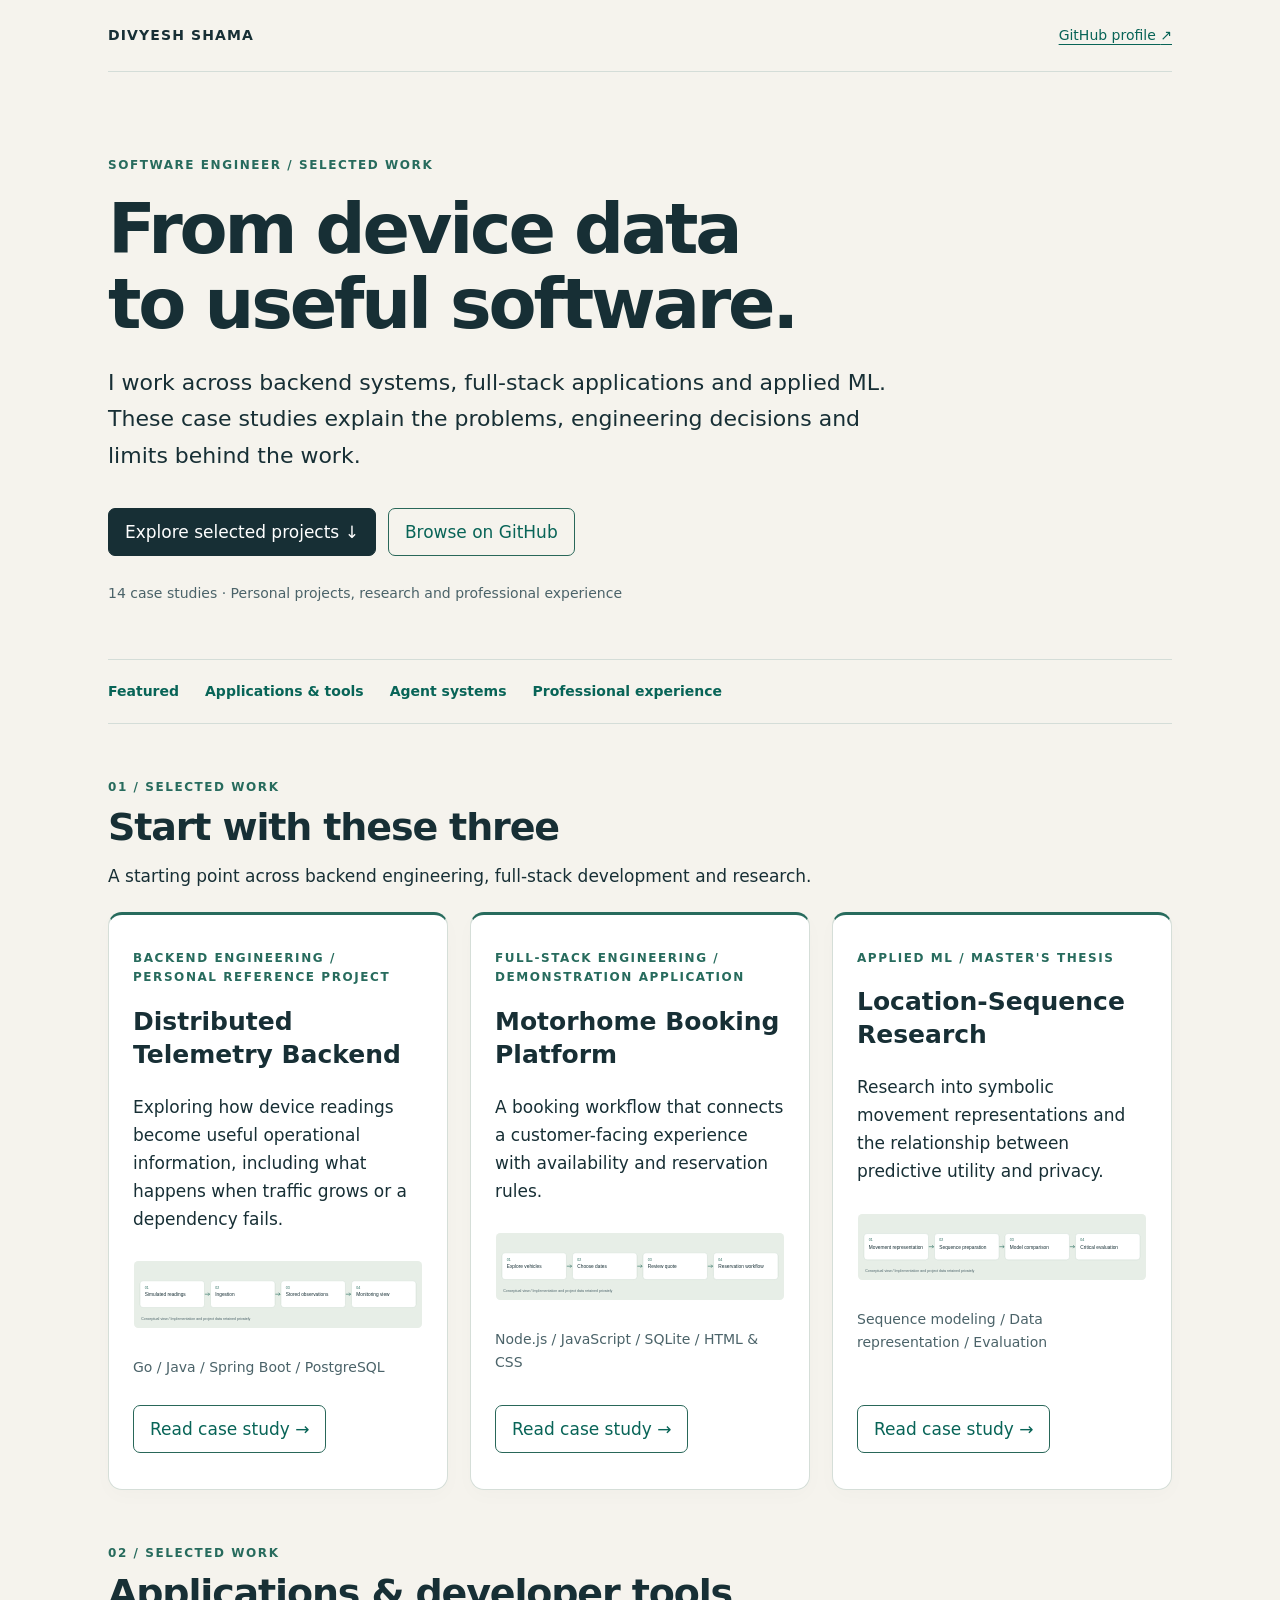
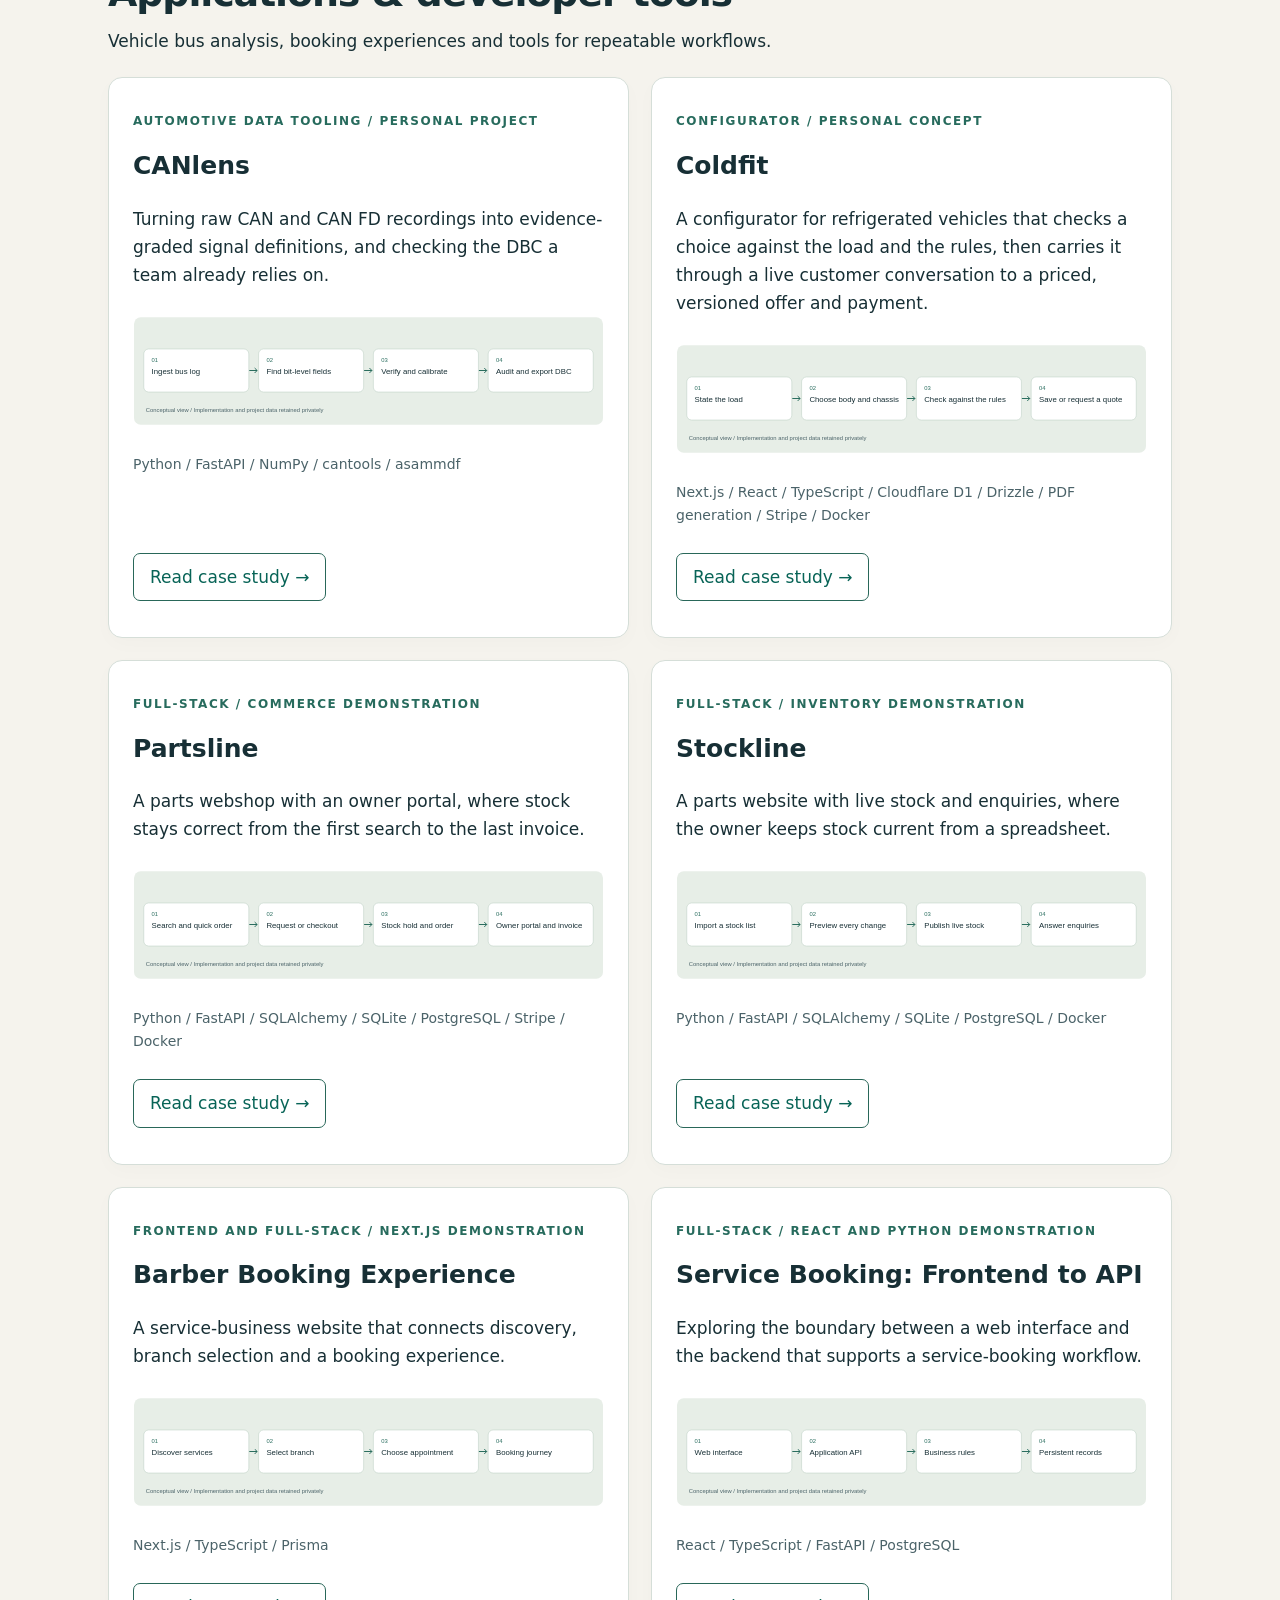
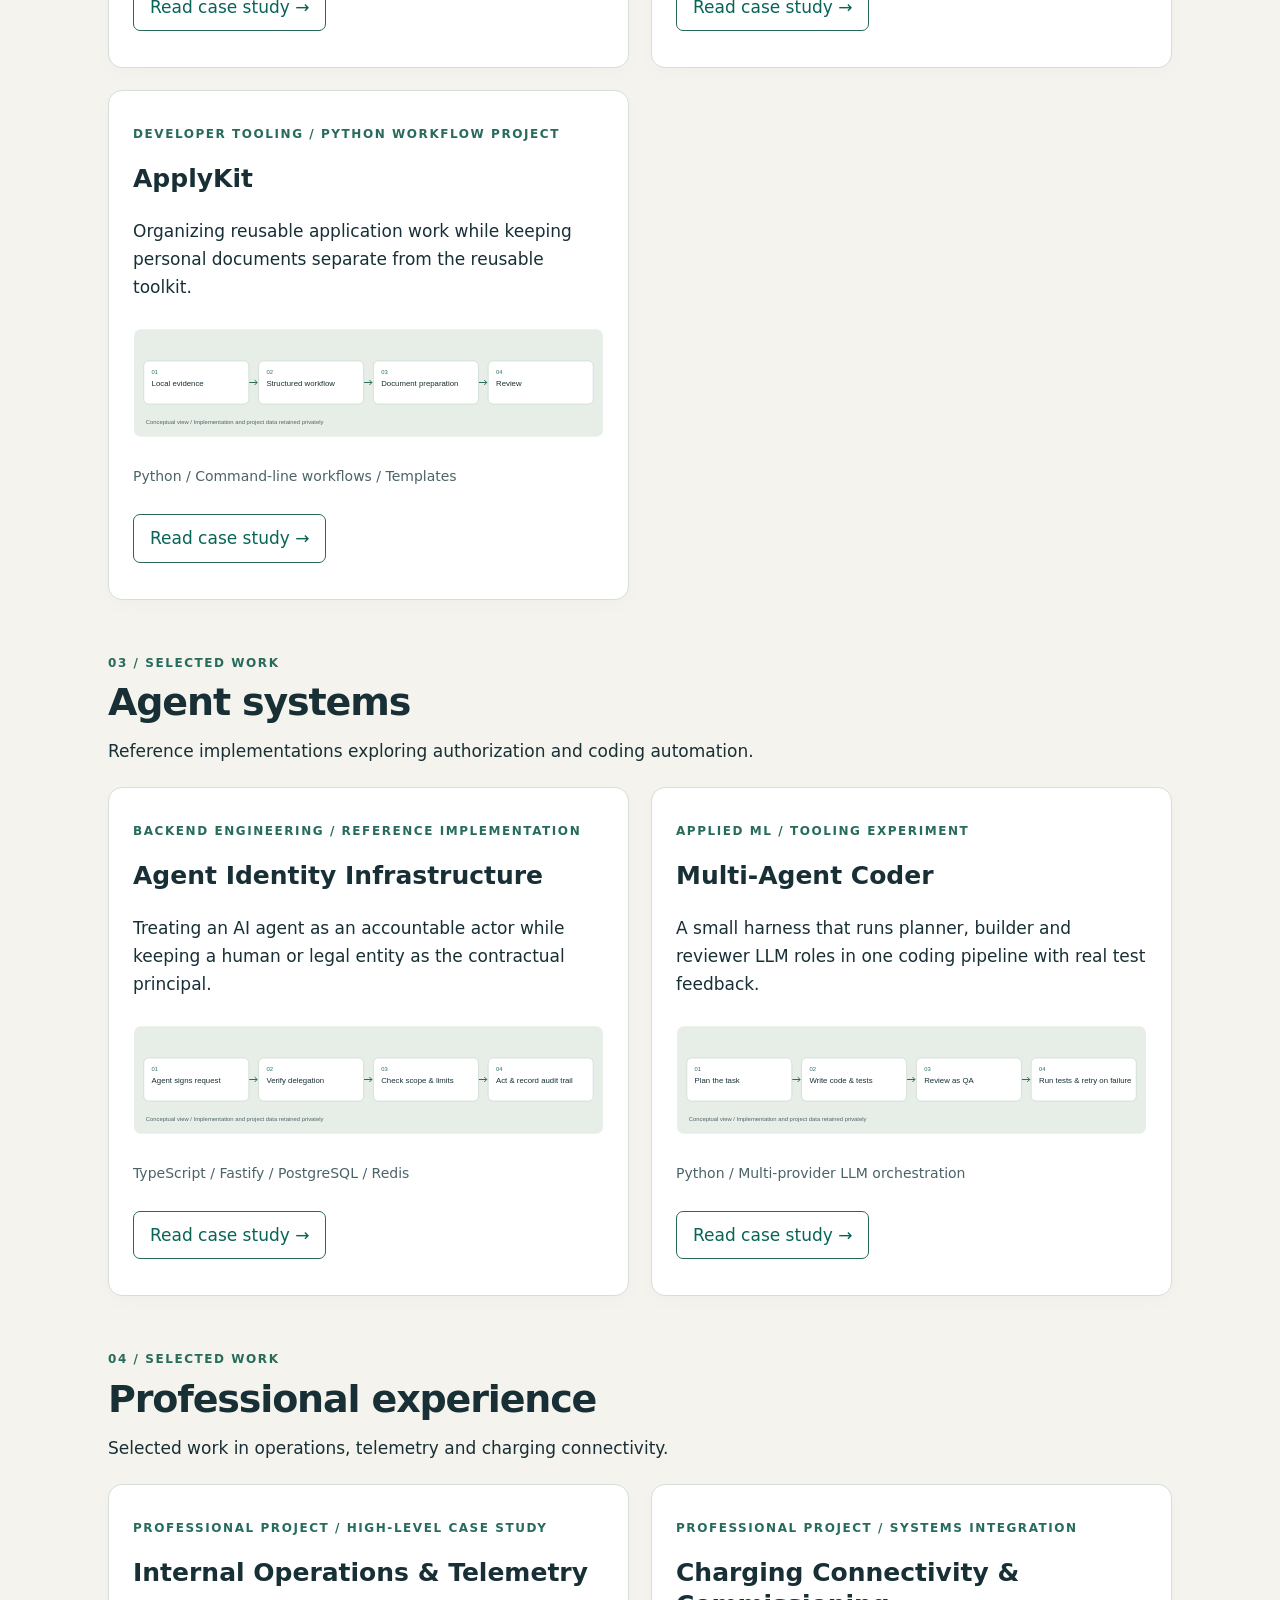
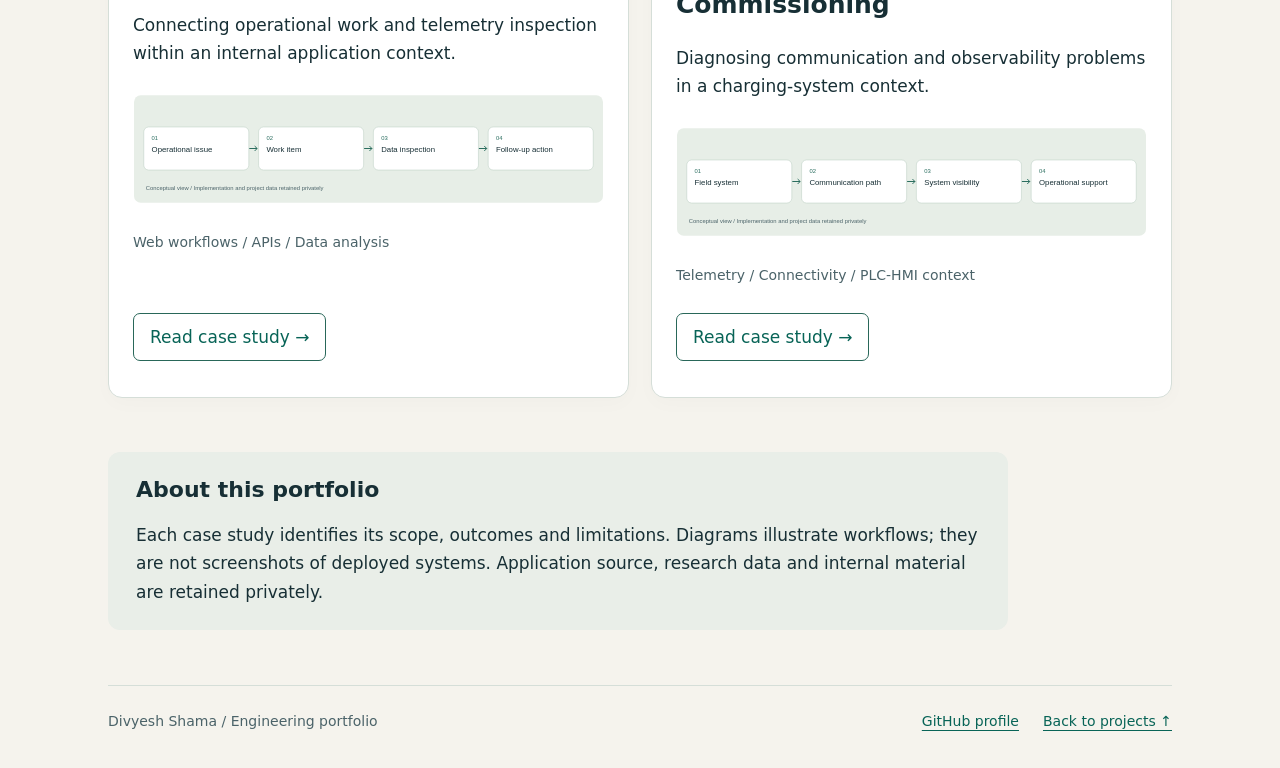
<file: index.html>
<!doctype html>
<html lang="en"><head><meta charset="utf-8"><meta name="viewport" content="width=device-width, initial-scale=1">
<meta name="description" content="Divyesh Shama's engineering portfolio: backend telemetry, booking applications, vehicle bus analysis, agent infrastructure and location-sequence research. Explore fourteen project case studies.">
<meta name="theme-color" content="#172f35"><meta property="og:type" content="website"><meta property="og:title" content="Divyesh Shama | Engineering portfolio"><meta property="og:description" content="Backend systems, full-stack applications and applied ML. Fourteen case studies on the problems, decisions and results behind the work."><meta property="og:url" content="https://divyeshdevasya.github.io/portfolio/">
<link rel="canonical" href="https://divyeshdevasya.github.io/portfolio/"><title>Divyesh Shama | Engineering portfolio</title><link rel="stylesheet" href="assets/style.css"></head>
<body><a class="skip-link" href="#main">Skip to projects</a><div class="wrap">
<nav aria-label="Main navigation"><a class="wordmark" href="./">DIVYESH SHAMA</a><a href="https://github.com/divyeshdevasya">GitHub profile <span aria-hidden="true">↗</span></a></nav>
<header class="home-hero"><p class="eyebrow">Software engineer / Selected work</p><h1>From device data<br>to useful software.</h1><p class="lead">I work across backend systems, full-stack applications and applied ML. These case studies explain the problems, engineering decisions and limits behind the work.</p><div class="hero-actions"><a class="button primary" href="#featured">Explore selected projects <span aria-hidden="true">&darr;</span></a><a class="button" href="https://github.com/divyeshdevasya/portfolio">Browse on GitHub</a></div><p class="note">14 case studies &middot; Personal projects, research and professional experience</p></header>
<nav class="section-nav" aria-label="Project categories"><a href="#featured">Featured</a><a href="#applications">Applications &amp; tools</a><a href="#experiments">Agent systems</a><a href="#professional">Professional experience</a></nav>
<main id="main"><section class="project-group" id="featured" aria-labelledby="featured-title"><div class="section-heading"><p class="eyebrow">01 / Selected work</p><h2 id="featured-title">Start with these three</h2><p>A starting point across backend engineering, full-stack development and research.</p></div><div class="grid featured-grid"><article class="card"><p class="eyebrow">Backend engineering / Personal reference project</p><h3>Distributed Telemetry Backend</h3><p>Exploring how device readings become useful operational information, including what happens when traffic grows or a dependency fails.</p><img src="assets/telemetry.svg" alt="Conceptual workflow for Distributed Telemetry Backend" loading="lazy" width="960" height="220"><p class="stack">Go / Java / Spring Boot / PostgreSQL</p><a class="button" href="projects/telemetry.html" aria-label="Read case study: Distributed Telemetry Backend">Read case study <span aria-hidden="true">&rarr;</span></a></article>
<article class="card"><p class="eyebrow">Full-stack engineering / Demonstration application</p><h3>Motorhome Booking Platform</h3><p>A booking workflow that connects a customer-facing experience with availability and reservation rules.</p><img src="assets/motorhome.svg" alt="Conceptual workflow for Motorhome Booking Platform" loading="lazy" width="960" height="220"><p class="stack">Node.js / JavaScript / SQLite / HTML &amp; CSS</p><a class="button" href="projects/motorhome.html" aria-label="Read case study: Motorhome Booking Platform">Read case study <span aria-hidden="true">&rarr;</span></a></article>
<article class="card"><p class="eyebrow">Applied ML / Master&#x27;s thesis</p><h3>Location-Sequence Research</h3><p>Research into symbolic movement representations and the relationship between predictive utility and privacy.</p><img src="assets/thesis.svg" alt="Conceptual workflow for Location-Sequence Research" loading="lazy" width="960" height="220"><p class="stack">Sequence modeling / Data representation / Evaluation</p><a class="button" href="projects/thesis.html" aria-label="Read case study: Location-Sequence Research">Read case study <span aria-hidden="true">&rarr;</span></a></article></div></section>
<section class="project-group" id="applications" aria-labelledby="applications-title"><div class="section-heading"><p class="eyebrow">02 / Selected work</p><h2 id="applications-title">Applications & developer tools</h2><p>Vehicle bus analysis, booking experiences and tools for repeatable workflows.</p></div><div class="grid "><article class="card"><p class="eyebrow">Automotive data tooling / Personal project</p><h3>CANlens</h3><p>Turning raw CAN and CAN FD recordings into evidence-graded signal definitions, and checking the DBC a team already relies on.</p><img src="assets/canlens.svg" alt="Conceptual workflow for CANlens" loading="lazy" width="960" height="220"><p class="stack">Python / FastAPI / NumPy / cantools / asammdf</p><a class="button" href="projects/canlens.html" aria-label="Read case study: CANlens">Read case study <span aria-hidden="true">&rarr;</span></a></article><article class="card"><p class="eyebrow">Configurator / Personal concept</p><h3>Coldfit</h3><p>A configurator for refrigerated vehicles that checks a choice against the load and the rules, then carries it through a live customer conversation to a priced, versioned offer and payment.</p><img src="assets/coldfit.svg" alt="Conceptual workflow for Coldfit" loading="lazy" width="960" height="220"><p class="stack">Next.js / React / TypeScript / Cloudflare D1 / Drizzle / PDF generation / Stripe / Docker</p><a class="button" href="projects/coldfit.html" aria-label="Read case study: Coldfit">Read case study <span aria-hidden="true">&rarr;</span></a></article><article class="card"><p class="eyebrow">Full-stack / Commerce demonstration</p><h3>Partsline</h3><p>A parts webshop with an owner portal, where stock stays correct from the first search to the last invoice.</p><img src="assets/partsline.svg" alt="Conceptual workflow for Partsline" loading="lazy" width="960" height="220"><p class="stack">Python / FastAPI / SQLAlchemy / SQLite / PostgreSQL / Stripe / Docker</p><a class="button" href="projects/partsline.html" aria-label="Read case study: Partsline">Read case study <span aria-hidden="true">&rarr;</span></a></article><article class="card"><p class="eyebrow">Full-stack / Inventory demonstration</p><h3>Stockline</h3><p>A parts website with live stock and enquiries, where the owner keeps stock current from a spreadsheet.</p><img src="assets/stockline.svg" alt="Conceptual workflow for Stockline" loading="lazy" width="960" height="220"><p class="stack">Python / FastAPI / SQLAlchemy / SQLite / PostgreSQL / Docker</p><a class="button" href="projects/stockline.html" aria-label="Read case study: Stockline">Read case study <span aria-hidden="true">&rarr;</span></a></article>
<article class="card"><p class="eyebrow">Frontend and full-stack / Next.js demonstration</p><h3>Barber Booking Experience</h3><p>A service-business website that connects discovery, branch selection and a booking experience.</p><img src="assets/barber-next.svg" alt="Conceptual workflow for Barber Booking Experience" loading="lazy" width="960" height="220"><p class="stack">Next.js / TypeScript / Prisma</p><a class="button" href="projects/barber-next.html" aria-label="Read case study: Barber Booking Experience">Read case study <span aria-hidden="true">&rarr;</span></a></article>
<article class="card"><p class="eyebrow">Full-stack / React and Python demonstration</p><h3>Service Booking: Frontend to API</h3><p>Exploring the boundary between a web interface and the backend that supports a service-booking workflow.</p><img src="assets/barber-fullstack.svg" alt="Conceptual workflow for Service Booking: Frontend to API" loading="lazy" width="960" height="220"><p class="stack">React / TypeScript / FastAPI / PostgreSQL</p><a class="button" href="projects/barber-fullstack.html" aria-label="Read case study: Service Booking: Frontend to API">Read case study <span aria-hidden="true">&rarr;</span></a></article>
<article class="card"><p class="eyebrow">Developer tooling / Python workflow project</p><h3>ApplyKit</h3><p>Organizing reusable application work while keeping personal documents separate from the reusable toolkit.</p><img src="assets/applykit.svg" alt="Conceptual workflow for ApplyKit" loading="lazy" width="960" height="220"><p class="stack">Python / Command-line workflows / Templates</p><a class="button" href="projects/applykit.html" aria-label="Read case study: ApplyKit">Read case study <span aria-hidden="true">&rarr;</span></a></article></div></section>
<section class="project-group" id="experiments" aria-labelledby="experiments-title"><div class="section-heading"><p class="eyebrow">03 / Selected work</p><h2 id="experiments-title">Agent systems</h2><p>Reference implementations exploring authorization and coding automation.</p></div><div class="grid "><article class="card"><p class="eyebrow">Backend engineering / Reference implementation</p><h3>Agent Identity Infrastructure</h3><p>Treating an AI agent as an accountable actor while keeping a human or legal entity as the contractual principal.</p><img src="assets/agent-identity.svg" alt="Conceptual workflow for Agent Identity Infrastructure" loading="lazy" width="960" height="220"><p class="stack">TypeScript / Fastify / PostgreSQL / Redis</p><a class="button" href="projects/agent-identity.html" aria-label="Read case study: Agent Identity Infrastructure">Read case study <span aria-hidden="true">&rarr;</span></a></article>
<article class="card"><p class="eyebrow">Applied ML / Tooling experiment</p><h3>Multi-Agent Coder</h3><p>A small harness that runs planner, builder and reviewer LLM roles in one coding pipeline with real test feedback.</p><img src="assets/multi-agent-coder.svg" alt="Conceptual workflow for Multi-Agent Coder" loading="lazy" width="960" height="220"><p class="stack">Python / Multi-provider LLM orchestration</p><a class="button" href="projects/multi-agent-coder.html" aria-label="Read case study: Multi-Agent Coder">Read case study <span aria-hidden="true">&rarr;</span></a></article></div></section>
<section class="project-group" id="professional" aria-labelledby="professional-title"><div class="section-heading"><p class="eyebrow">04 / Selected work</p><h2 id="professional-title">Professional experience</h2><p>Selected work in operations, telemetry and charging connectivity.</p></div><div class="grid "><article class="card"><p class="eyebrow">Professional project / High-level case study</p><h3>Internal Operations &amp; Telemetry</h3><p>Connecting operational work and telemetry inspection within an internal application context.</p><img src="assets/operations.svg" alt="Conceptual workflow for Internal Operations &amp; Telemetry" loading="lazy" width="960" height="220"><p class="stack">Web workflows / APIs / Data analysis</p><a class="button" href="projects/operations.html" aria-label="Read case study: Internal Operations &amp; Telemetry">Read case study <span aria-hidden="true">&rarr;</span></a></article>
<article class="card"><p class="eyebrow">Professional project / Systems integration</p><h3>Charging Connectivity &amp; Commissioning</h3><p>Diagnosing communication and observability problems in a charging-system context.</p><img src="assets/charging.svg" alt="Conceptual workflow for Charging Connectivity &amp; Commissioning" loading="lazy" width="960" height="220"><p class="stack">Telemetry / Connectivity / PLC-HMI context</p><a class="button" href="projects/charging.html" aria-label="Read case study: Charging Connectivity &amp; Commissioning">Read case study <span aria-hidden="true">&rarr;</span></a></article></div></section><aside class="presentation-note"><h2>About this portfolio</h2><p>Each case study identifies its scope, outcomes and limitations. Diagrams illustrate workflows; they are not screenshots of deployed systems. Application source, research data and internal material are retained privately.</p></aside></main>
<footer><span>Divyesh Shama / Engineering portfolio</span><a href="https://github.com/divyeshdevasya">GitHub profile</a><a href="#main">Back to projects &uarr;</a></footer></div></body></html>
</file>
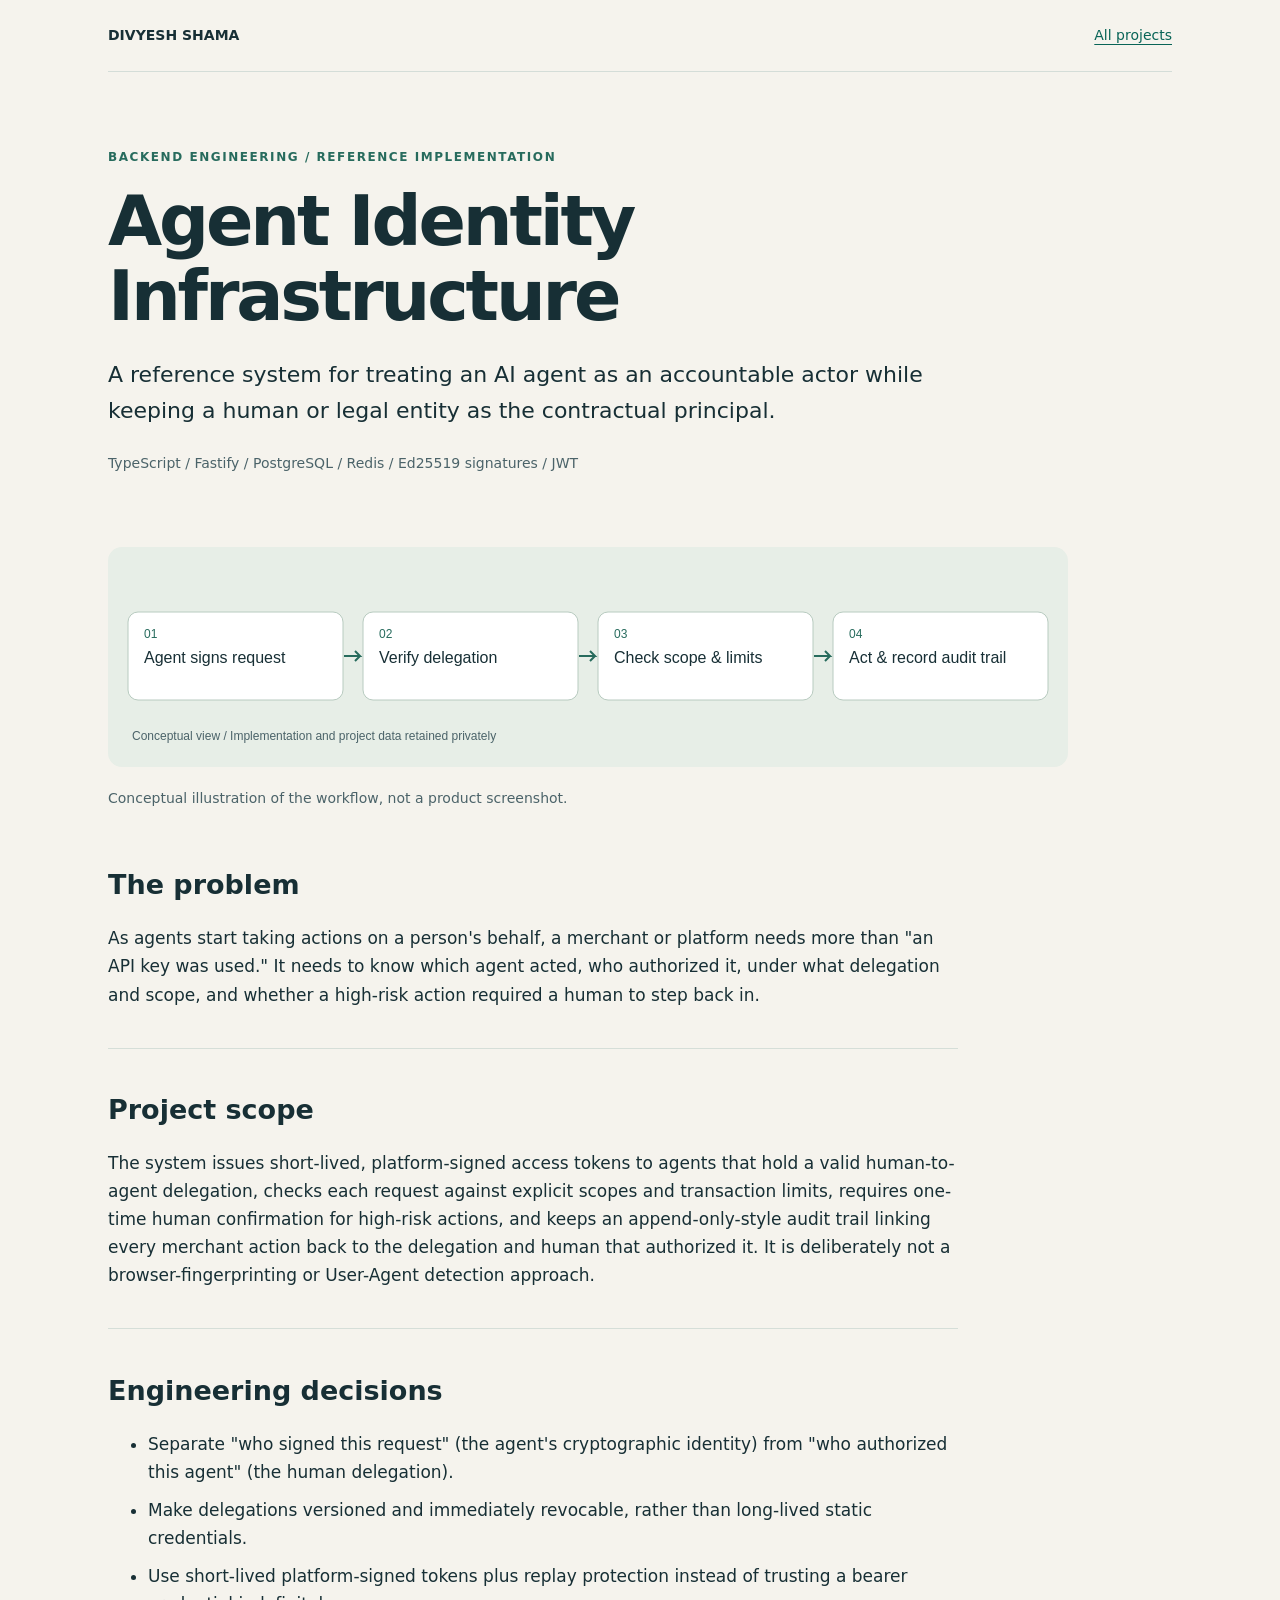
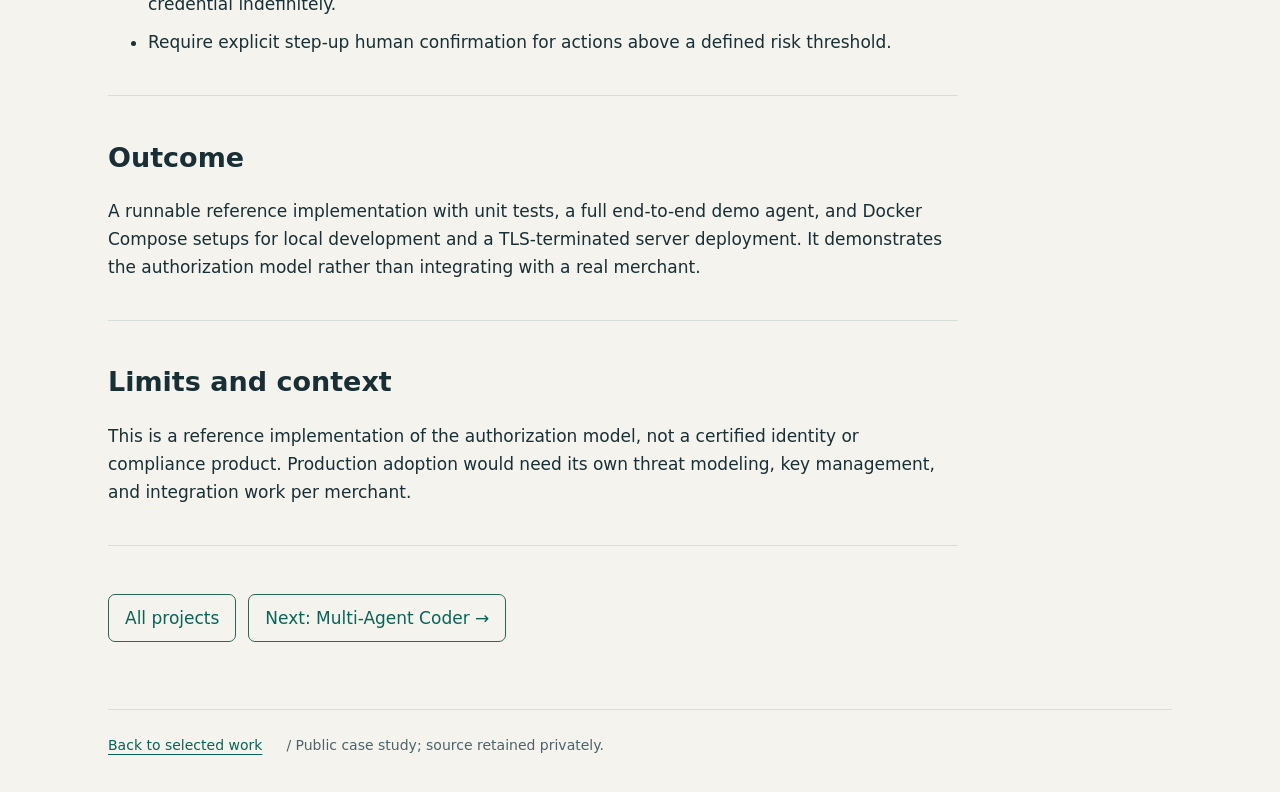
<file: projects/agent-identity.html>
<!doctype html><html lang="en"><head><meta charset="utf-8"><meta name="viewport" content="width=device-width, initial-scale=1"><title>Agent Identity Infrastructure | Divyesh Shama</title><link rel="stylesheet" href="../assets/style.css"><meta name="description" content="A reference system for treating an AI agent as an accountable actor while keeping a human or legal entity as the contractual principal."><link rel="canonical" href="https://divyeshdevasya.github.io/portfolio/projects/agent-identity.html"></head><body><a class="skip-link" href="#main">Skip to case study</a><div class="wrap"><nav aria-label="Main navigation"><strong>DIVYESH SHAMA</strong><a href="../index.html">All projects</a></nav><header><p class="eyebrow">Backend engineering / Reference implementation</p><h1>Agent Identity Infrastructure</h1><p class="lead">A reference system for treating an AI agent as an accountable actor while keeping a human or legal entity as the contractual principal.</p><p class="stack">TypeScript / Fastify / PostgreSQL / Redis / Ed25519 signatures / JWT</p></header><main id="main"><img class="hero-diagram" src="../assets/agent-identity.svg" alt="Conceptual workflow for Agent Identity Infrastructure"><p class="diagram-caption">Conceptual illustration of the workflow, not a product screenshot.</p><div class="sections"><section><h2>The problem</h2><p>As agents start taking actions on a person's behalf, a merchant or platform needs more than "an API key was used." It needs to know which agent acted, who authorized it, under what delegation and scope, and whether a high-risk action required a human to step back in.</p></section><section><h2>Project scope</h2><p>The system issues short-lived, platform-signed access tokens to agents that hold a valid human-to-agent delegation, checks each request against explicit scopes and transaction limits, requires one-time human confirmation for high-risk actions, and keeps an append-only-style audit trail linking every merchant action back to the delegation and human that authorized it. It is deliberately not a browser-fingerprinting or User-Agent detection approach.</p></section><section><h2>Engineering decisions</h2><ul><li>Separate "who signed this request" (the agent's cryptographic identity) from "who authorized this agent" (the human delegation).</li><li>Make delegations versioned and immediately revocable, rather than long-lived static credentials.</li><li>Use short-lived platform-signed tokens plus replay protection instead of trusting a bearer credential indefinitely.</li><li>Require explicit step-up human confirmation for actions above a defined risk threshold.</li></ul></section><section><h2>Outcome</h2><p>A runnable reference implementation with unit tests, a full end-to-end demo agent, and Docker Compose setups for local development and a TLS-terminated server deployment. It demonstrates the authorization model rather than integrating with a real merchant.</p></section><section><h2>Limits and context</h2><p>This is a reference implementation of the authorization model, not a certified identity or compliance product. Production adoption would need its own threat modeling, key management, and integration work per merchant.</p></section></div><div class="case-nav"><a class="button" href="../index.html">All projects</a><a class="button" href="multi-agent-coder.html">Next: Multi-Agent Coder &rarr;</a></div></main><footer><a href="../index.html">Back to selected work</a> / Public case study; source retained privately.</footer></div></body></html>
</file>
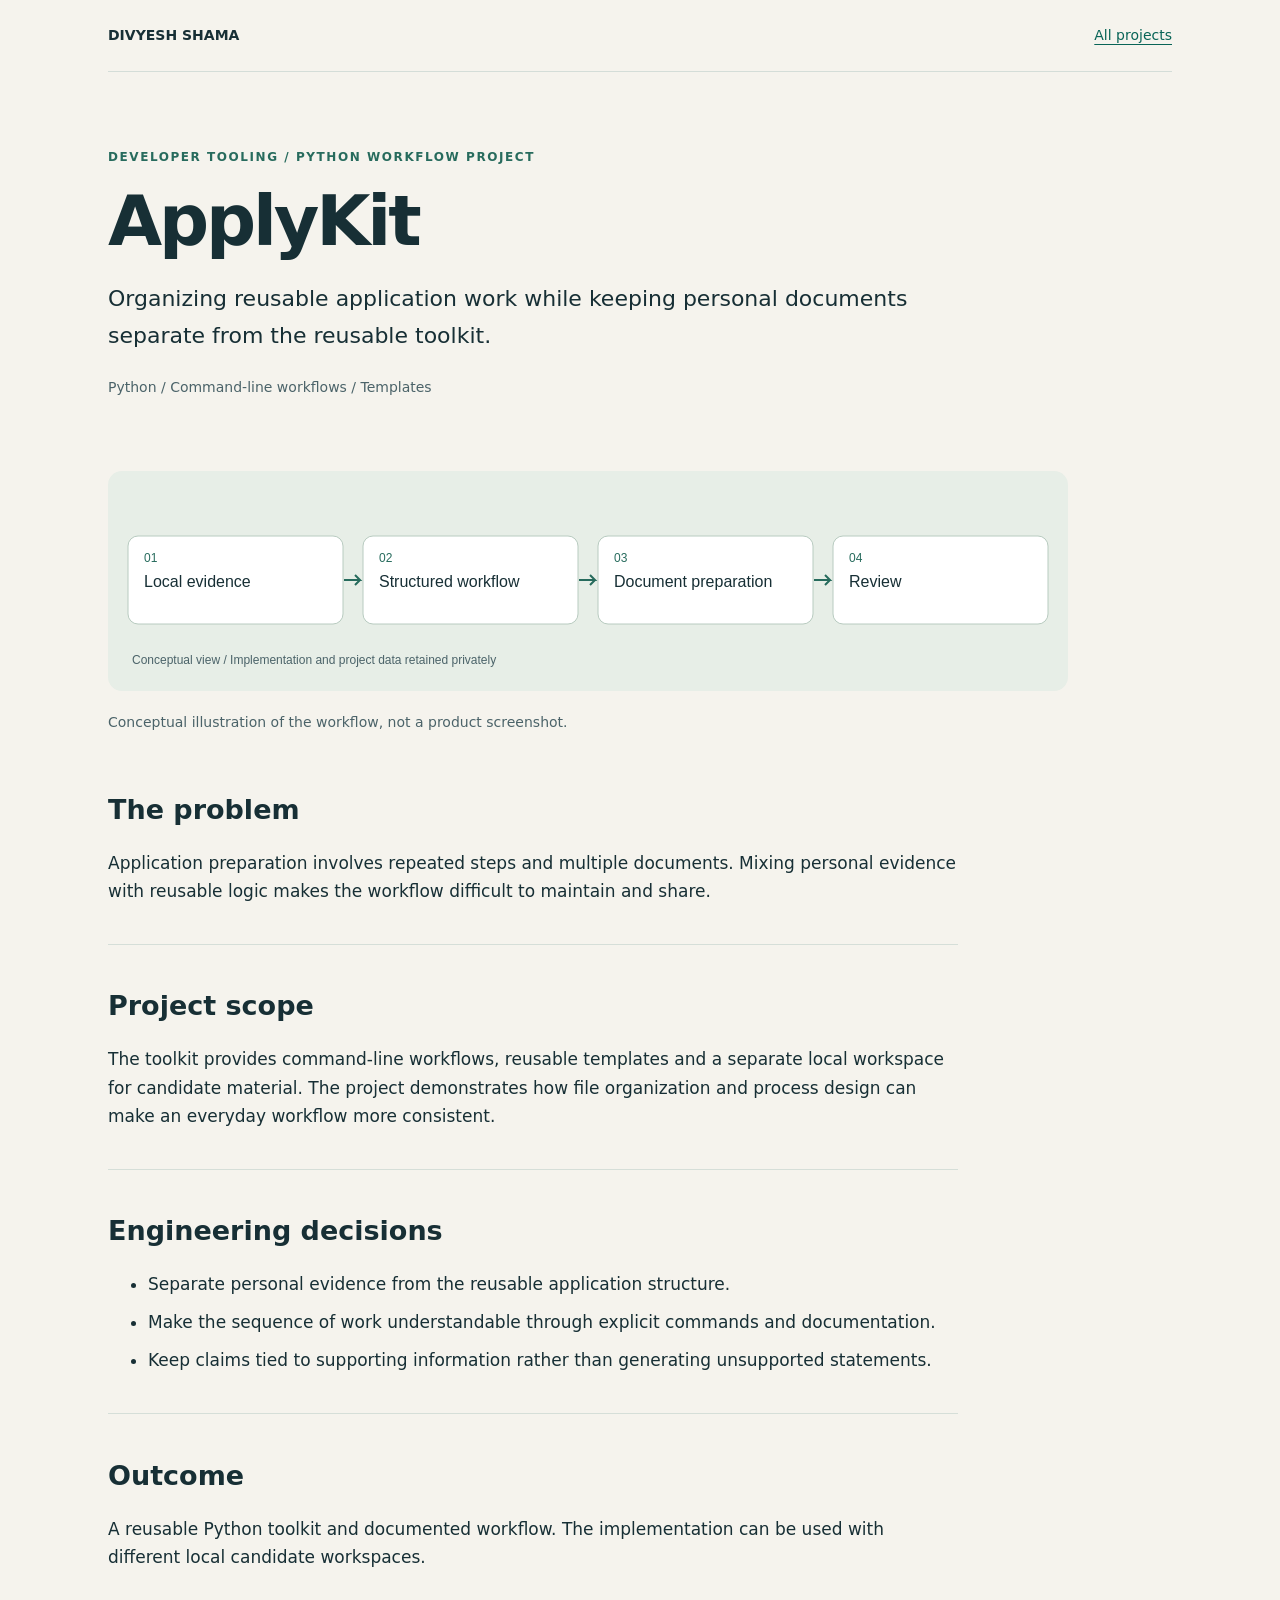
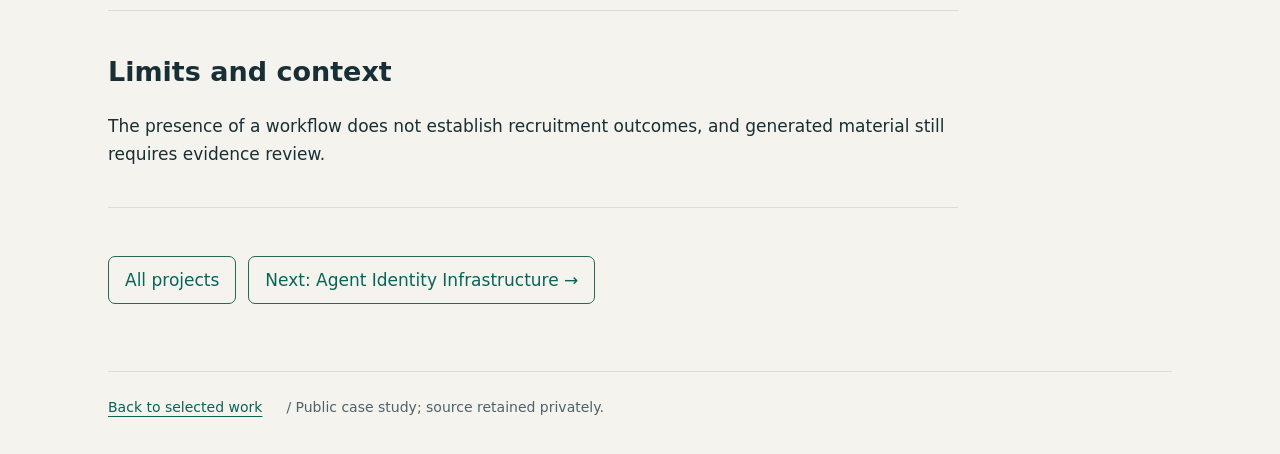
<file: projects/applykit.html>
<!doctype html><html lang="en"><head><meta charset="utf-8"><meta name="viewport" content="width=device-width, initial-scale=1"><title>ApplyKit | Divyesh Shama</title><link rel="stylesheet" href="../assets/style.css"><meta name="description" content="Organizing reusable application work while keeping personal documents separate from the reusable toolkit."><link rel="canonical" href="https://divyeshdevasya.github.io/portfolio/projects/applykit.html"></head><body><a class="skip-link" href="#main">Skip to case study</a><div class="wrap"><nav aria-label="Main navigation"><strong>DIVYESH SHAMA</strong><a href="../index.html">All projects</a></nav><header><p class="eyebrow">Developer tooling / Python workflow project</p><h1>ApplyKit</h1><p class="lead">Organizing reusable application work while keeping personal documents separate from the reusable toolkit.</p><p class="stack">Python / Command-line workflows / Templates</p></header><main id="main"><img class="hero-diagram" src="../assets/applykit.svg" alt="Conceptual workflow for ApplyKit"><p class="diagram-caption">Conceptual illustration of the workflow, not a product screenshot.</p><div class="sections"><section><h2>The problem</h2><p>Application preparation involves repeated steps and multiple documents. Mixing personal evidence with reusable logic makes the workflow difficult to maintain and share.</p></section><section><h2>Project scope</h2><p>The toolkit provides command-line workflows, reusable templates and a separate local workspace for candidate material. The project demonstrates how file organization and process design can make an everyday workflow more consistent.</p></section><section><h2>Engineering decisions</h2><ul><li>Separate personal evidence from the reusable application structure.</li><li>Make the sequence of work understandable through explicit commands and documentation.</li><li>Keep claims tied to supporting information rather than generating unsupported statements.</li></ul></section><section><h2>Outcome</h2><p>A reusable Python toolkit and documented workflow. The implementation can be used with different local candidate workspaces.</p></section><section><h2>Limits and context</h2><p>The presence of a workflow does not establish recruitment outcomes, and generated material still requires evidence review.</p></section></div><div class="case-nav"><a class="button" href="../index.html">All projects</a><a class="button" href="agent-identity.html">Next: Agent Identity Infrastructure &rarr;</a></div></main><footer><a href="../index.html">Back to selected work</a> / Public case study; source retained privately.</footer></div></body></html>
</file>
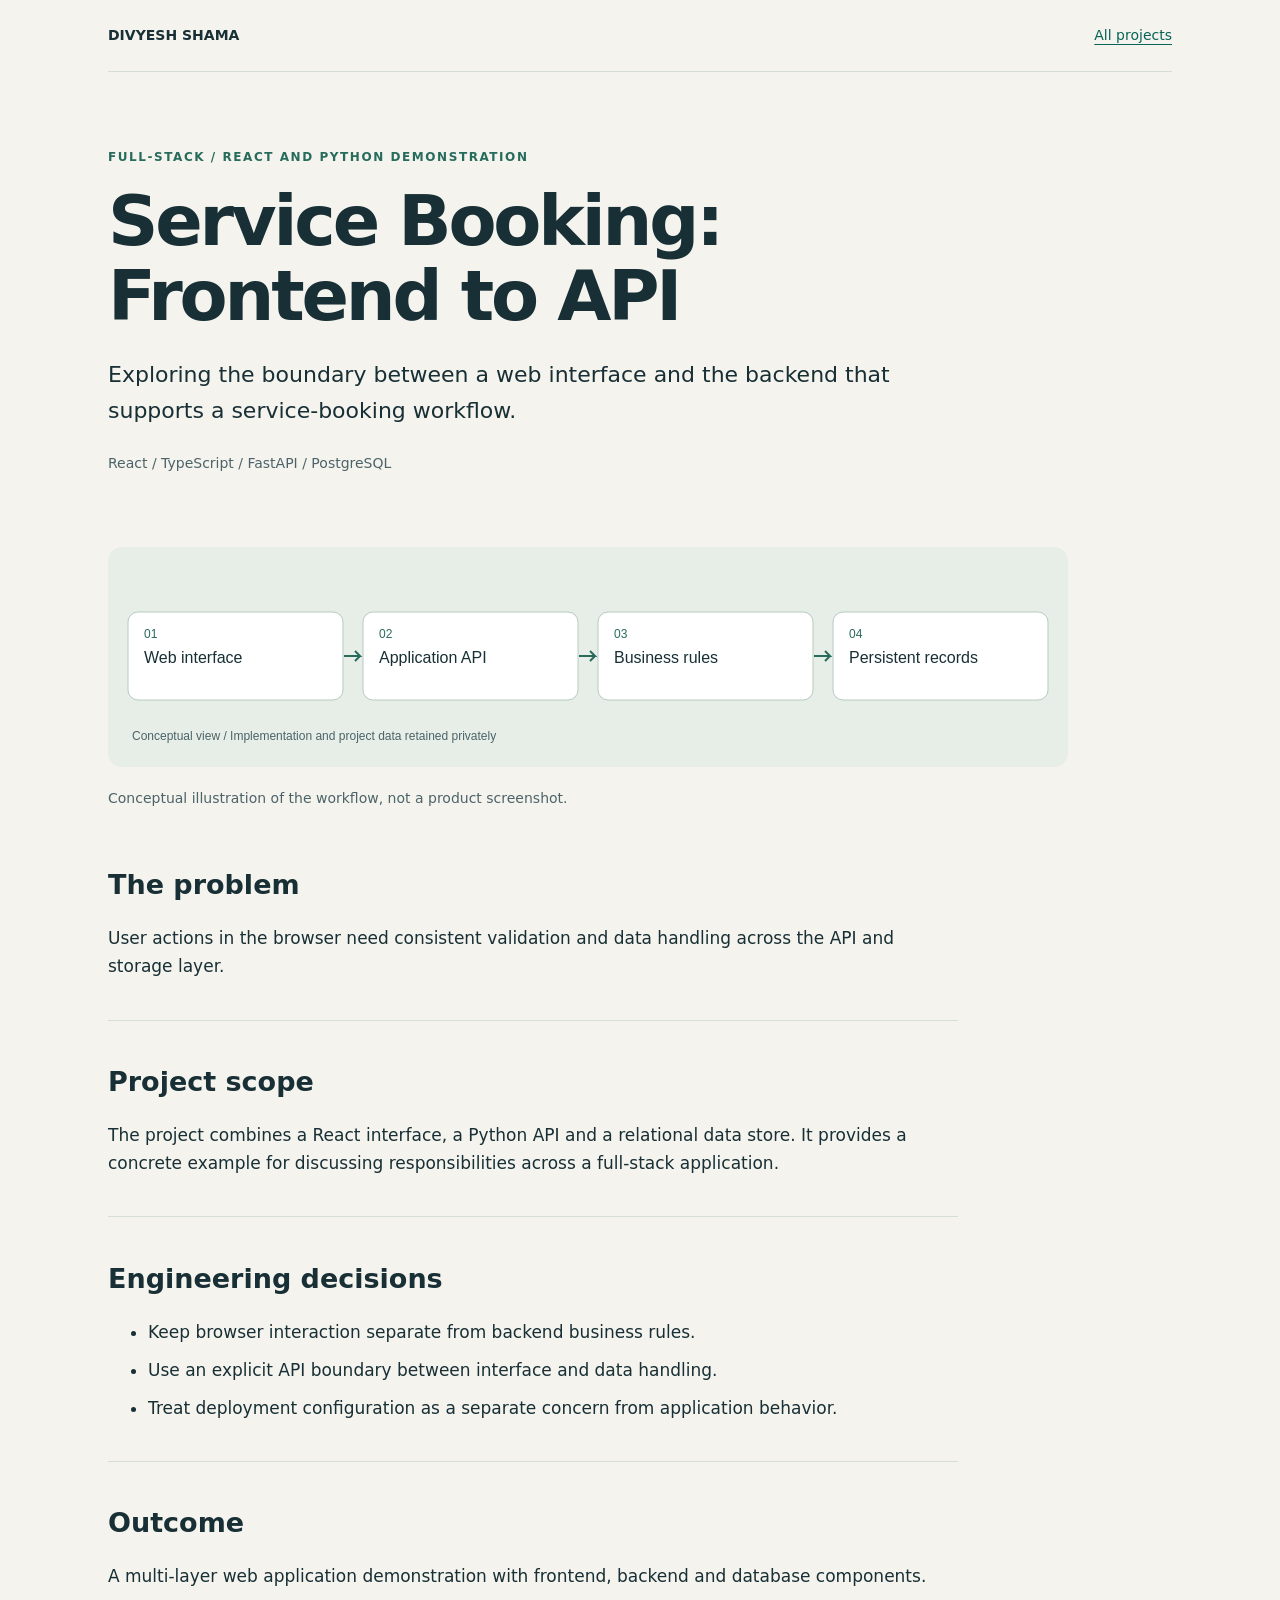
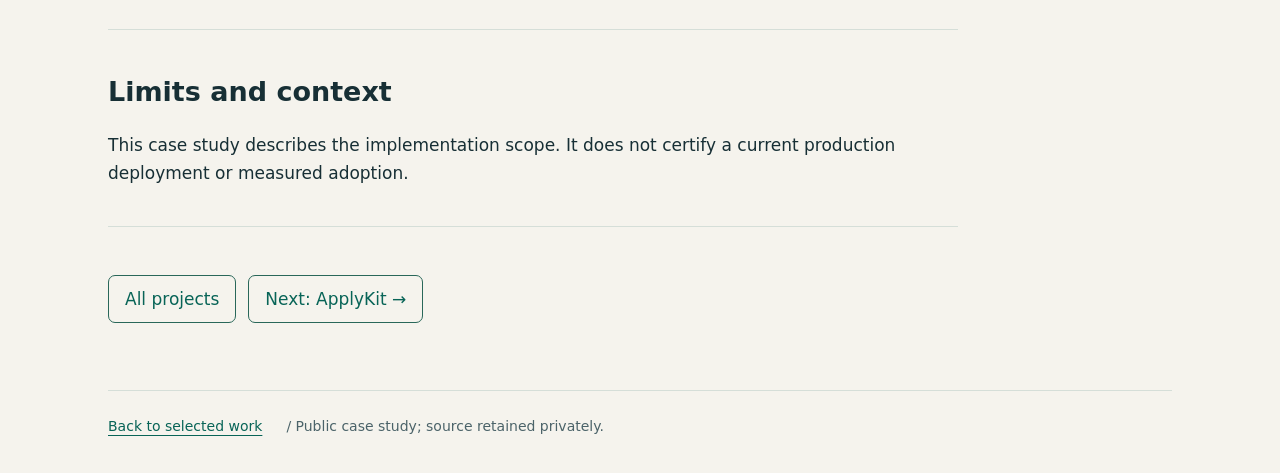
<file: projects/barber-fullstack.html>
<!doctype html><html lang="en"><head><meta charset="utf-8"><meta name="viewport" content="width=device-width, initial-scale=1"><title>Service Booking: Frontend to API | Divyesh Shama</title><link rel="stylesheet" href="../assets/style.css"><meta name="description" content="Exploring the boundary between a web interface and the backend that supports a service-booking workflow."><link rel="canonical" href="https://divyeshdevasya.github.io/portfolio/projects/barber-fullstack.html"></head><body><a class="skip-link" href="#main">Skip to case study</a><div class="wrap"><nav aria-label="Main navigation"><strong>DIVYESH SHAMA</strong><a href="../index.html">All projects</a></nav><header><p class="eyebrow">Full-stack / React and Python demonstration</p><h1>Service Booking: Frontend to API</h1><p class="lead">Exploring the boundary between a web interface and the backend that supports a service-booking workflow.</p><p class="stack">React / TypeScript / FastAPI / PostgreSQL</p></header><main id="main"><img class="hero-diagram" src="../assets/barber-fullstack.svg" alt="Conceptual workflow for Service Booking: Frontend to API"><p class="diagram-caption">Conceptual illustration of the workflow, not a product screenshot.</p><div class="sections"><section><h2>The problem</h2><p>User actions in the browser need consistent validation and data handling across the API and storage layer.</p></section><section><h2>Project scope</h2><p>The project combines a React interface, a Python API and a relational data store. It provides a concrete example for discussing responsibilities across a full-stack application.</p></section><section><h2>Engineering decisions</h2><ul><li>Keep browser interaction separate from backend business rules.</li><li>Use an explicit API boundary between interface and data handling.</li><li>Treat deployment configuration as a separate concern from application behavior.</li></ul></section><section><h2>Outcome</h2><p>A multi-layer web application demonstration with frontend, backend and database components.</p></section><section><h2>Limits and context</h2><p>This case study describes the implementation scope. It does not certify a current production deployment or measured adoption.</p></section></div><div class="case-nav"><a class="button" href="../index.html">All projects</a><a class="button" href="applykit.html">Next: ApplyKit &rarr;</a></div></main><footer><a href="../index.html">Back to selected work</a> / Public case study; source retained privately.</footer></div></body></html>
</file>
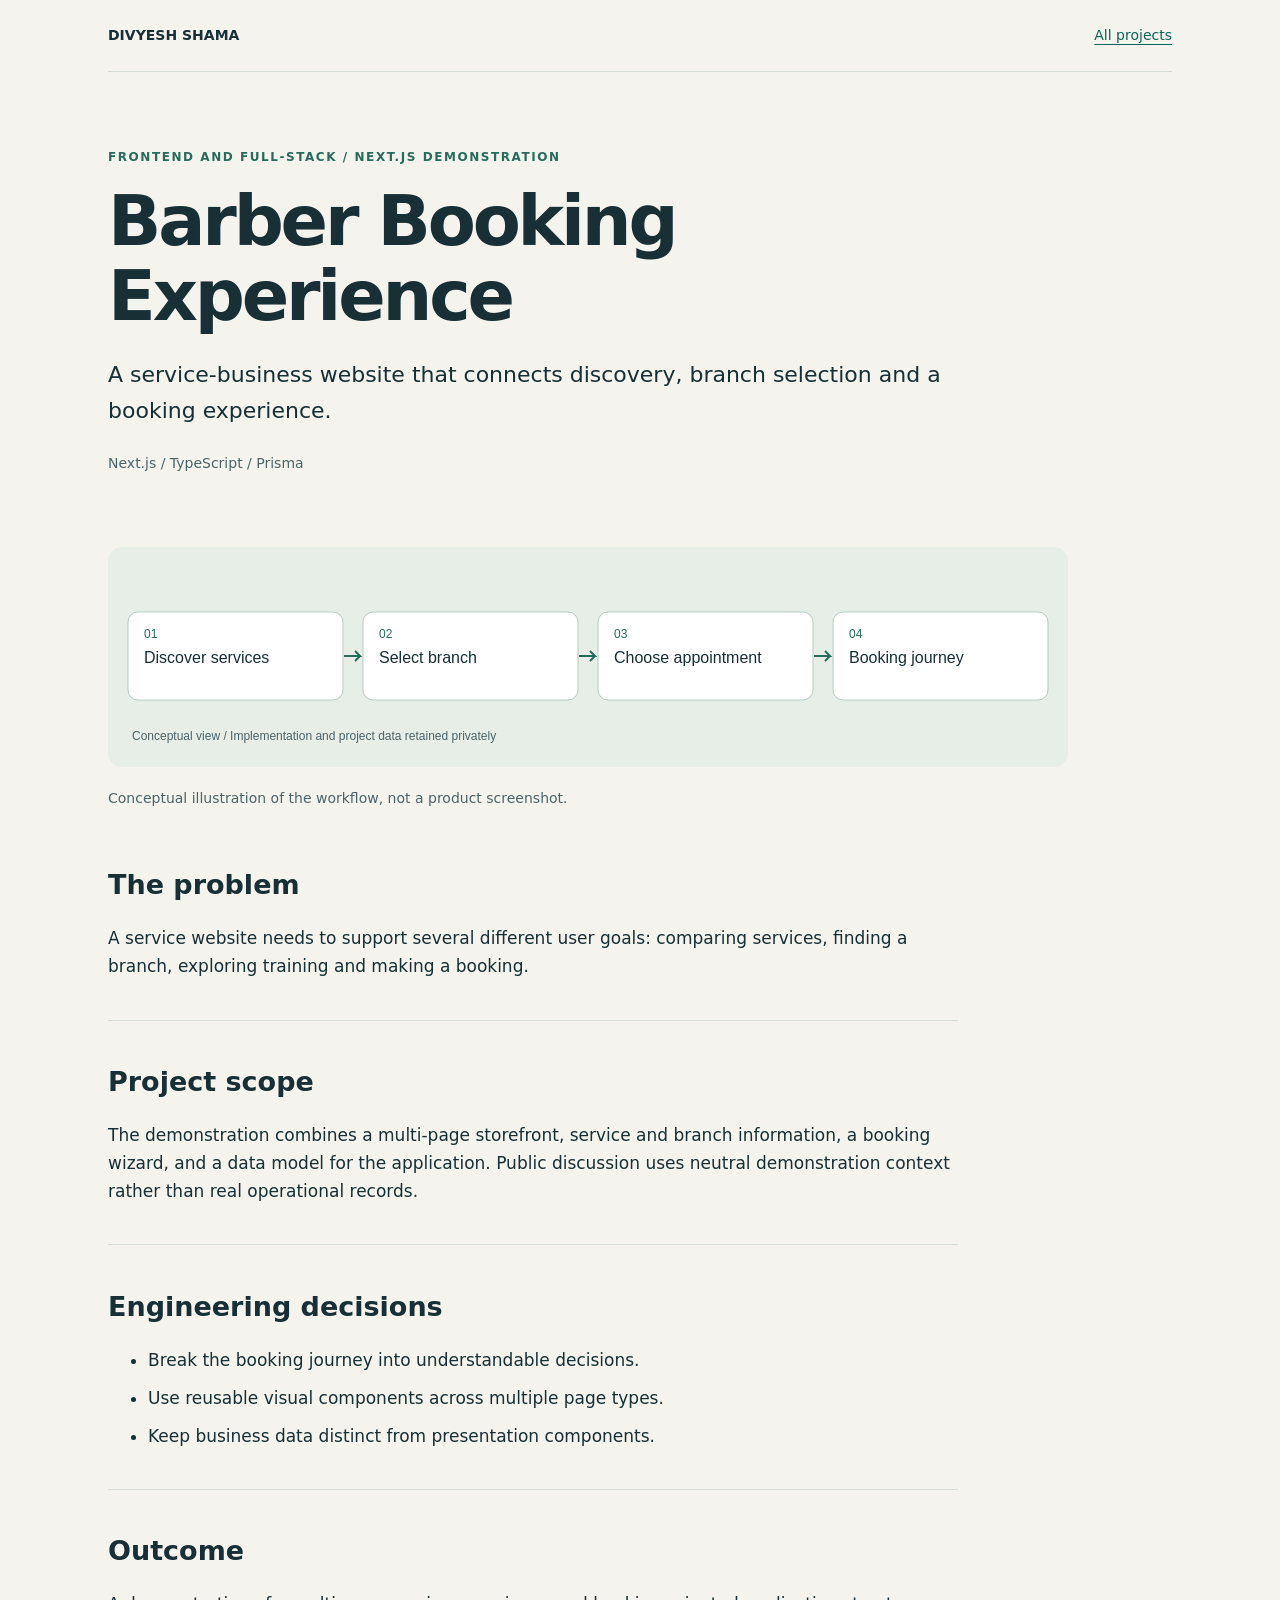
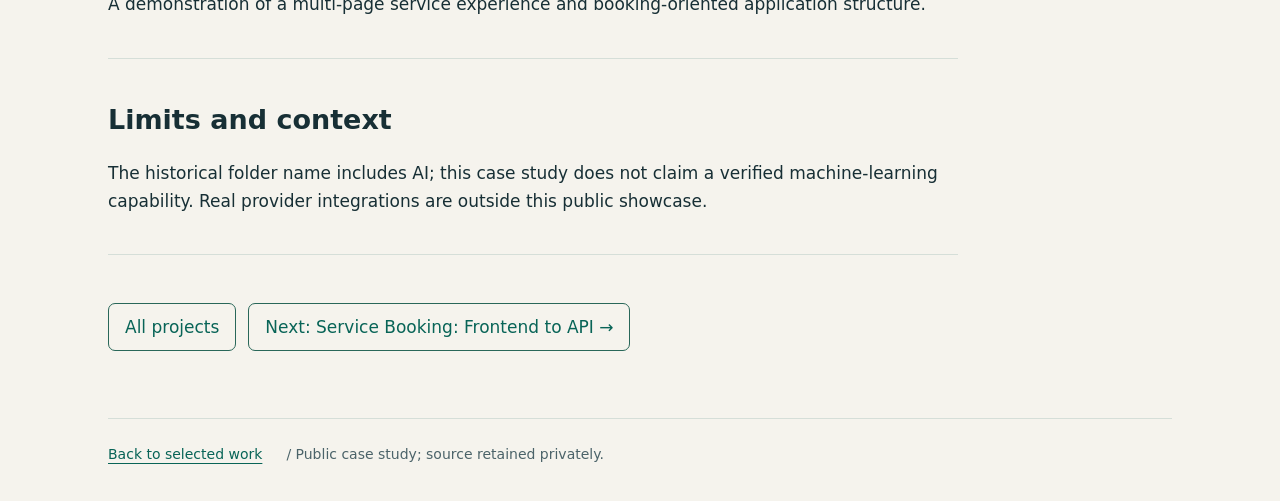
<file: projects/barber-next.html>
<!doctype html><html lang="en"><head><meta charset="utf-8"><meta name="viewport" content="width=device-width, initial-scale=1"><title>Barber Booking Experience | Divyesh Shama</title><link rel="stylesheet" href="../assets/style.css"><meta name="description" content="A service-business website that connects discovery, branch selection and a booking experience."><link rel="canonical" href="https://divyeshdevasya.github.io/portfolio/projects/barber-next.html"></head><body><a class="skip-link" href="#main">Skip to case study</a><div class="wrap"><nav aria-label="Main navigation"><strong>DIVYESH SHAMA</strong><a href="../index.html">All projects</a></nav><header><p class="eyebrow">Frontend and full-stack / Next.js demonstration</p><h1>Barber Booking Experience</h1><p class="lead">A service-business website that connects discovery, branch selection and a booking experience.</p><p class="stack">Next.js / TypeScript / Prisma</p></header><main id="main"><img class="hero-diagram" src="../assets/barber-next.svg" alt="Conceptual workflow for Barber Booking Experience"><p class="diagram-caption">Conceptual illustration of the workflow, not a product screenshot.</p><div class="sections"><section><h2>The problem</h2><p>A service website needs to support several different user goals: comparing services, finding a branch, exploring training and making a booking.</p></section><section><h2>Project scope</h2><p>The demonstration combines a multi-page storefront, service and branch information, a booking wizard, and a data model for the application. Public discussion uses neutral demonstration context rather than real operational records.</p></section><section><h2>Engineering decisions</h2><ul><li>Break the booking journey into understandable decisions.</li><li>Use reusable visual components across multiple page types.</li><li>Keep business data distinct from presentation components.</li></ul></section><section><h2>Outcome</h2><p>A demonstration of a multi-page service experience and booking-oriented application structure.</p></section><section><h2>Limits and context</h2><p>The historical folder name includes AI; this case study does not claim a verified machine-learning capability. Real provider integrations are outside this public showcase.</p></section></div><div class="case-nav"><a class="button" href="../index.html">All projects</a><a class="button" href="barber-fullstack.html">Next: Service Booking: Frontend to API &rarr;</a></div></main><footer><a href="../index.html">Back to selected work</a> / Public case study; source retained privately.</footer></div></body></html>
</file>
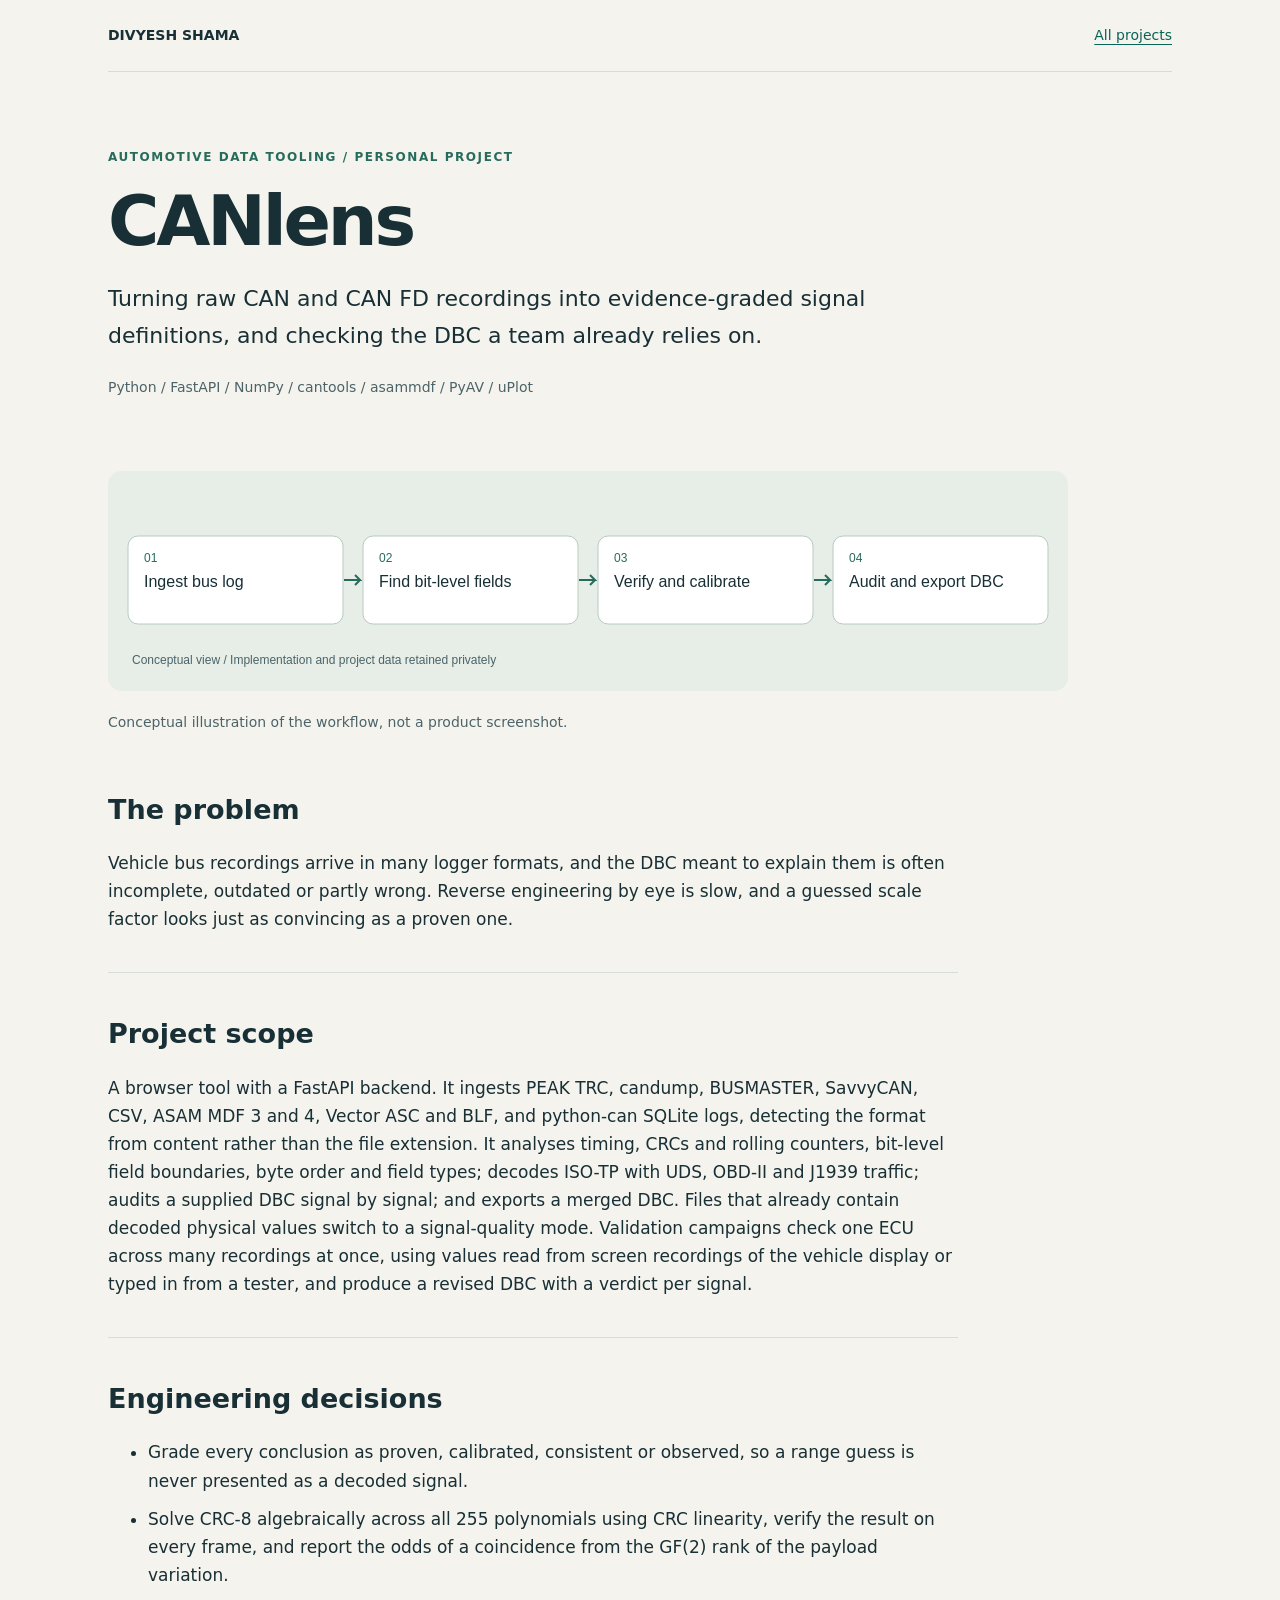
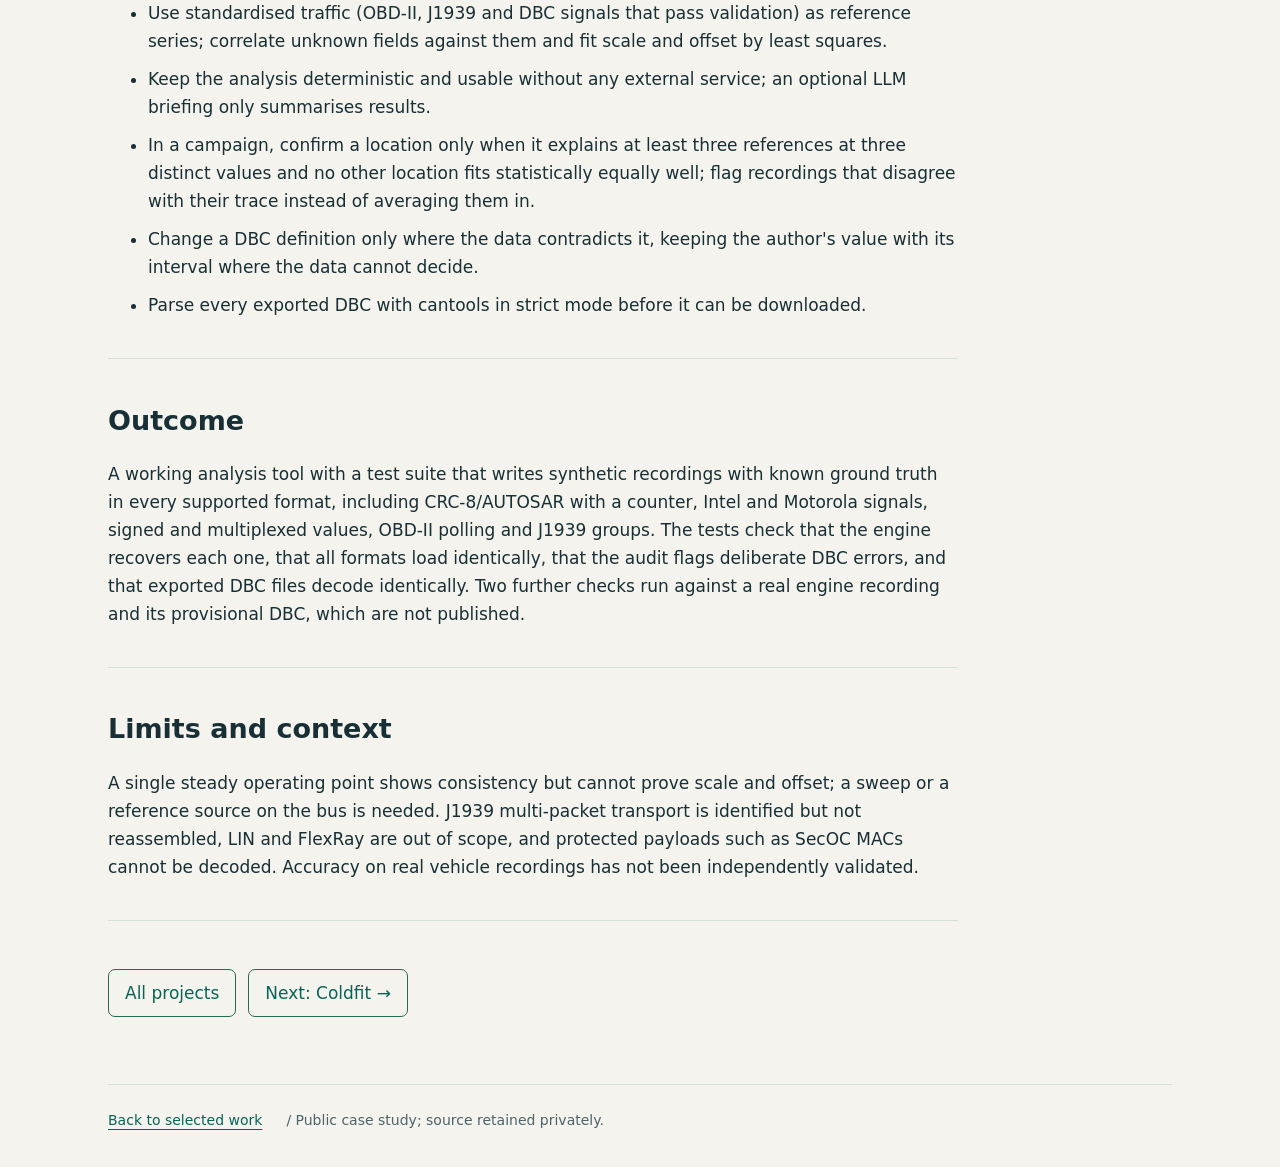
<file: projects/canlens.html>
<!doctype html><html lang="en"><head><meta charset="utf-8"><meta name="viewport" content="width=device-width, initial-scale=1"><title>CANlens | Divyesh Shama</title><link rel="stylesheet" href="../assets/style.css"><meta name="description" content="Turning raw CAN and CAN FD recordings into evidence-graded signal definitions, and checking the DBC a team already relies on."><link rel="canonical" href="https://divyeshdevasya.github.io/portfolio/projects/canlens.html"></head><body><a class="skip-link" href="#main">Skip to case study</a><div class="wrap"><nav aria-label="Main navigation"><strong>DIVYESH SHAMA</strong><a href="../index.html">All projects</a></nav><header><p class="eyebrow">Automotive data tooling / Personal project</p><h1>CANlens</h1><p class="lead">Turning raw CAN and CAN FD recordings into evidence-graded signal definitions, and checking the DBC a team already relies on.</p><p class="stack">Python / FastAPI / NumPy / cantools / asammdf / PyAV / uPlot</p></header><main id="main"><img class="hero-diagram" src="../assets/canlens.svg" alt="Conceptual workflow for CANlens"><p class="diagram-caption">Conceptual illustration of the workflow, not a product screenshot.</p><div class="sections"><section><h2>The problem</h2><p>Vehicle bus recordings arrive in many logger formats, and the DBC meant to explain them is often incomplete, outdated or partly wrong. Reverse engineering by eye is slow, and a guessed scale factor looks just as convincing as a proven one.</p></section><section><h2>Project scope</h2><p>A browser tool with a FastAPI backend. It ingests PEAK TRC, candump, BUSMASTER, SavvyCAN, CSV, ASAM MDF 3 and 4, Vector ASC and BLF, and python-can SQLite logs, detecting the format from content rather than the file extension. It analyses timing, CRCs and rolling counters, bit-level field boundaries, byte order and field types; decodes ISO-TP with UDS, OBD-II and J1939 traffic; audits a supplied DBC signal by signal; and exports a merged DBC. Files that already contain decoded physical values switch to a signal-quality mode. Validation campaigns check one ECU across many recordings at once, using values read from screen recordings of the vehicle display or typed in from a tester, and produce a revised DBC with a verdict per signal.</p></section><section><h2>Engineering decisions</h2><ul><li>Grade every conclusion as proven, calibrated, consistent or observed, so a range guess is never presented as a decoded signal.</li><li>Solve CRC-8 algebraically across all 255 polynomials using CRC linearity, verify the result on every frame, and report the odds of a coincidence from the GF(2) rank of the payload variation.</li><li>Use standardised traffic (OBD-II, J1939 and DBC signals that pass validation) as reference series; correlate unknown fields against them and fit scale and offset by least squares.</li><li>Keep the analysis deterministic and usable without any external service; an optional LLM briefing only summarises results.</li><li>In a campaign, confirm a location only when it explains at least three references at three distinct values and no other location fits statistically equally well; flag recordings that disagree with their trace instead of averaging them in.</li><li>Change a DBC definition only where the data contradicts it, keeping the author's value with its interval where the data cannot decide.</li><li>Parse every exported DBC with cantools in strict mode before it can be downloaded.</li></ul></section><section><h2>Outcome</h2><p>A working analysis tool with a test suite that writes synthetic recordings with known ground truth in every supported format, including CRC-8/AUTOSAR with a counter, Intel and Motorola signals, signed and multiplexed values, OBD-II polling and J1939 groups. The tests check that the engine recovers each one, that all formats load identically, that the audit flags deliberate DBC errors, and that exported DBC files decode identically. Two further checks run against a real engine recording and its provisional DBC, which are not published.</p></section><section><h2>Limits and context</h2><p>A single steady operating point shows consistency but cannot prove scale and offset; a sweep or a reference source on the bus is needed. J1939 multi-packet transport is identified but not reassembled, LIN and FlexRay are out of scope, and protected payloads such as SecOC MACs cannot be decoded. Accuracy on real vehicle recordings has not been independently validated.</p></section></div><div class="case-nav"><a class="button" href="../index.html">All projects</a><a class="button" href="coldfit.html">Next: Coldfit &rarr;</a></div></main><footer><a href="../index.html">Back to selected work</a> / Public case study; source retained privately.</footer></div></body></html>
</file>
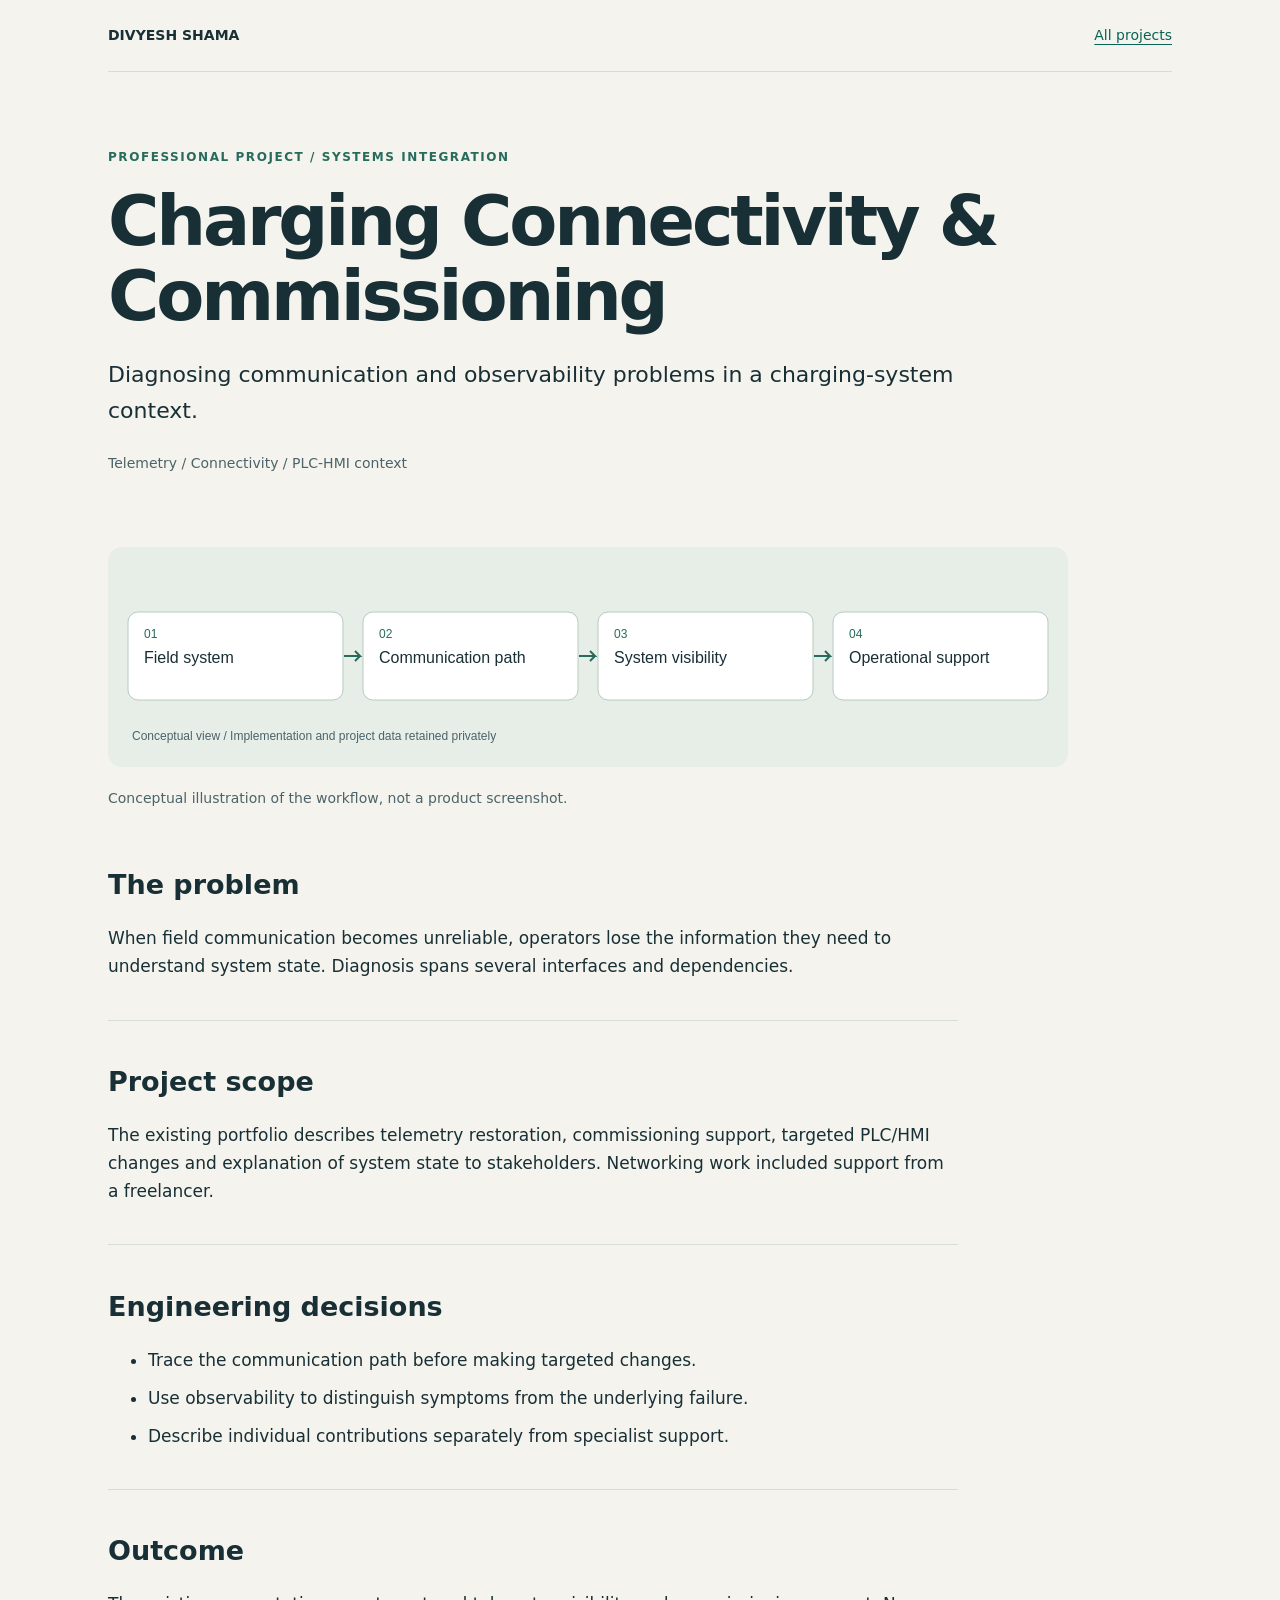
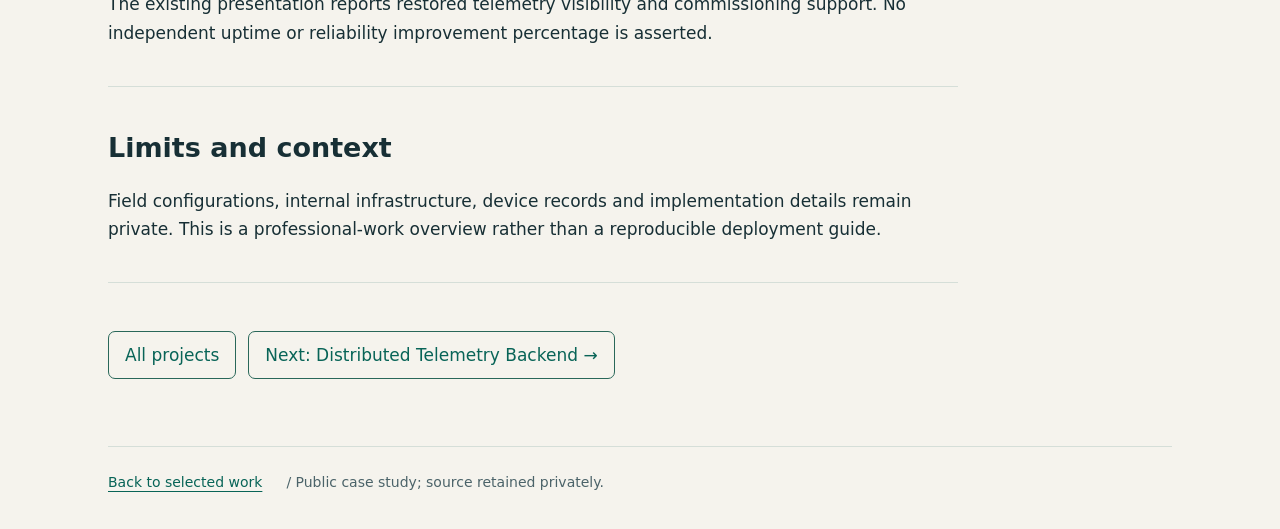
<file: projects/charging.html>
<!doctype html><html lang="en"><head><meta charset="utf-8"><meta name="viewport" content="width=device-width, initial-scale=1"><title>Charging Connectivity &amp; Commissioning | Divyesh Shama</title><link rel="stylesheet" href="../assets/style.css"><meta name="description" content="Diagnosing communication and observability problems in a charging-system context."><link rel="canonical" href="https://divyeshdevasya.github.io/portfolio/projects/charging.html"></head><body><a class="skip-link" href="#main">Skip to case study</a><div class="wrap"><nav aria-label="Main navigation"><strong>DIVYESH SHAMA</strong><a href="../index.html">All projects</a></nav><header><p class="eyebrow">Professional project / Systems integration</p><h1>Charging Connectivity &amp; Commissioning</h1><p class="lead">Diagnosing communication and observability problems in a charging-system context.</p><p class="stack">Telemetry / Connectivity / PLC-HMI context</p></header><main id="main"><img class="hero-diagram" src="../assets/charging.svg" alt="Conceptual workflow for Charging Connectivity &amp; Commissioning"><p class="diagram-caption">Conceptual illustration of the workflow, not a product screenshot.</p><div class="sections"><section><h2>The problem</h2><p>When field communication becomes unreliable, operators lose the information they need to understand system state. Diagnosis spans several interfaces and dependencies.</p></section><section><h2>Project scope</h2><p>The existing portfolio describes telemetry restoration, commissioning support, targeted PLC/HMI changes and explanation of system state to stakeholders. Networking work included support from a freelancer.</p></section><section><h2>Engineering decisions</h2><ul><li>Trace the communication path before making targeted changes.</li><li>Use observability to distinguish symptoms from the underlying failure.</li><li>Describe individual contributions separately from specialist support.</li></ul></section><section><h2>Outcome</h2><p>The existing presentation reports restored telemetry visibility and commissioning support. No independent uptime or reliability improvement percentage is asserted.</p></section><section><h2>Limits and context</h2><p>Field configurations, internal infrastructure, device records and implementation details remain private. This is a professional-work overview rather than a reproducible deployment guide.</p></section></div><div class="case-nav"><a class="button" href="../index.html">All projects</a><a class="button" href="telemetry.html">Next: Distributed Telemetry Backend &rarr;</a></div></main><footer><a href="../index.html">Back to selected work</a> / Public case study; source retained privately.</footer></div></body></html>
</file>
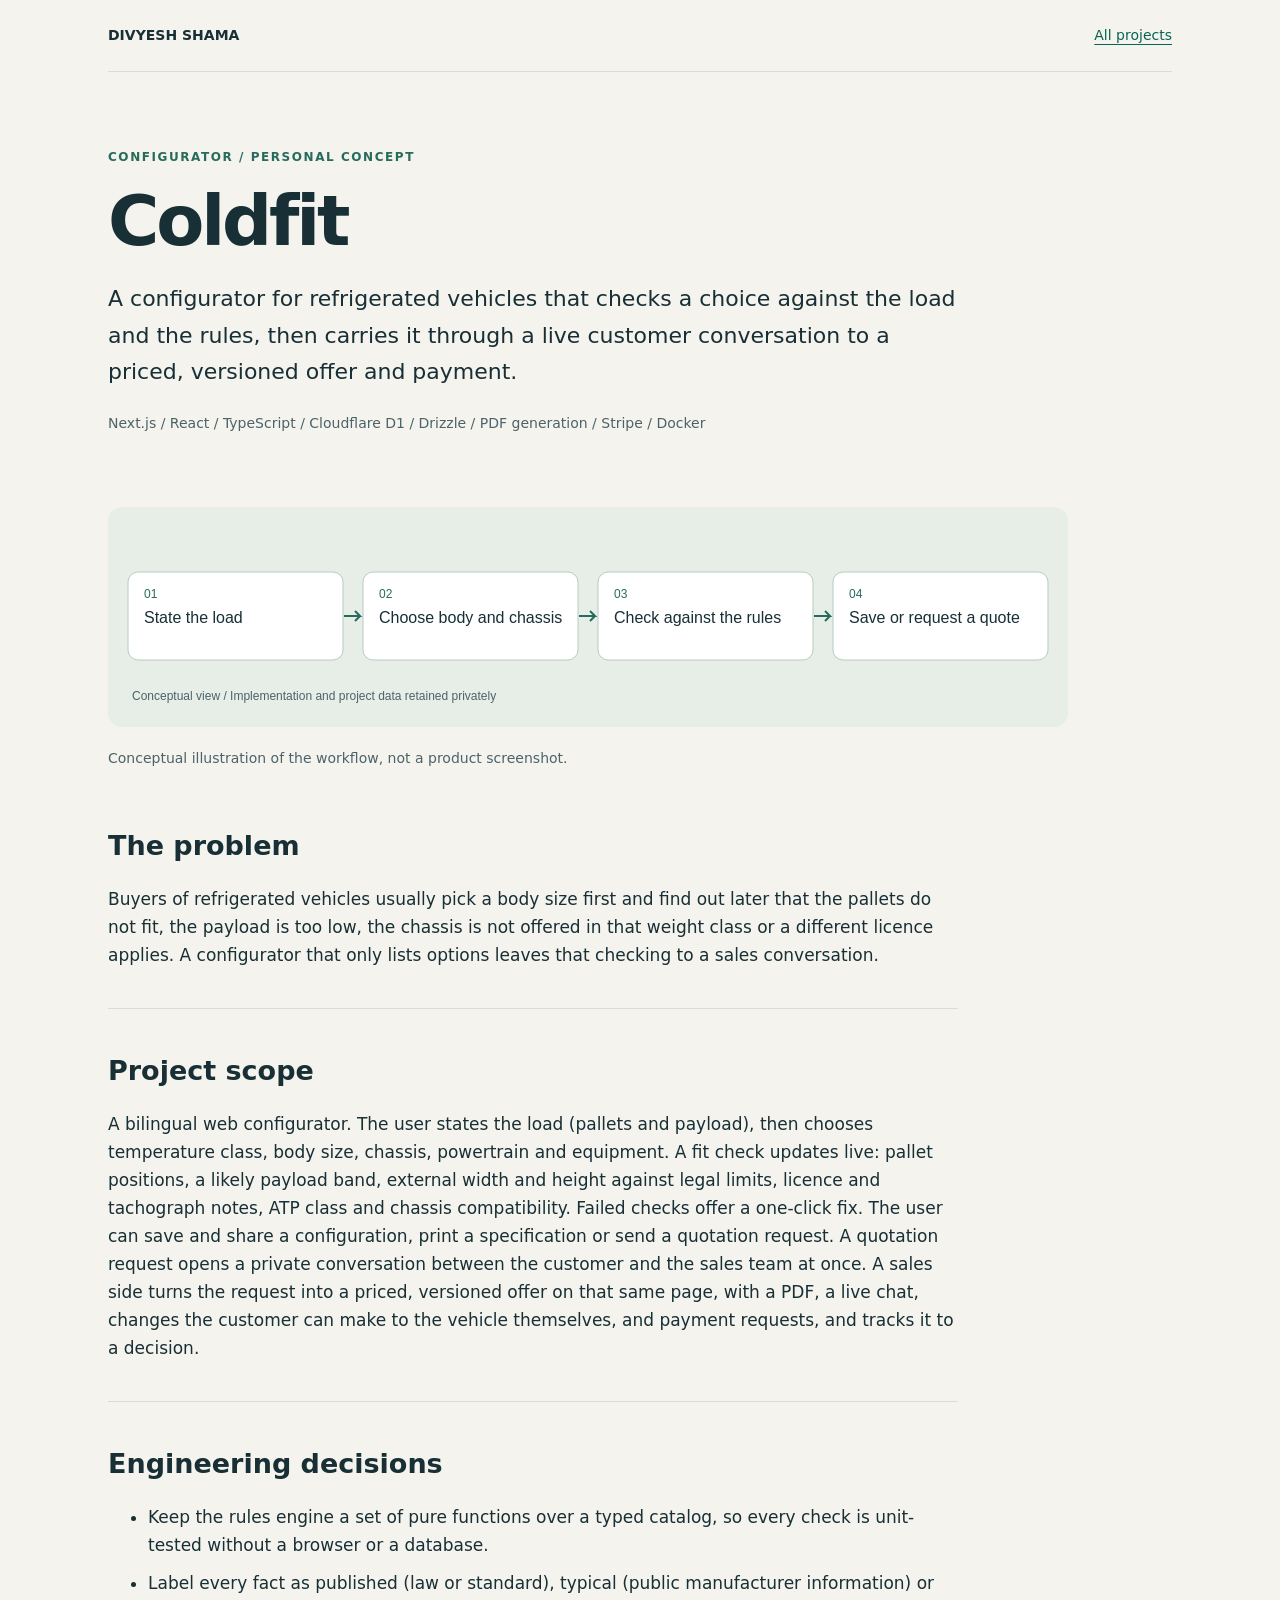
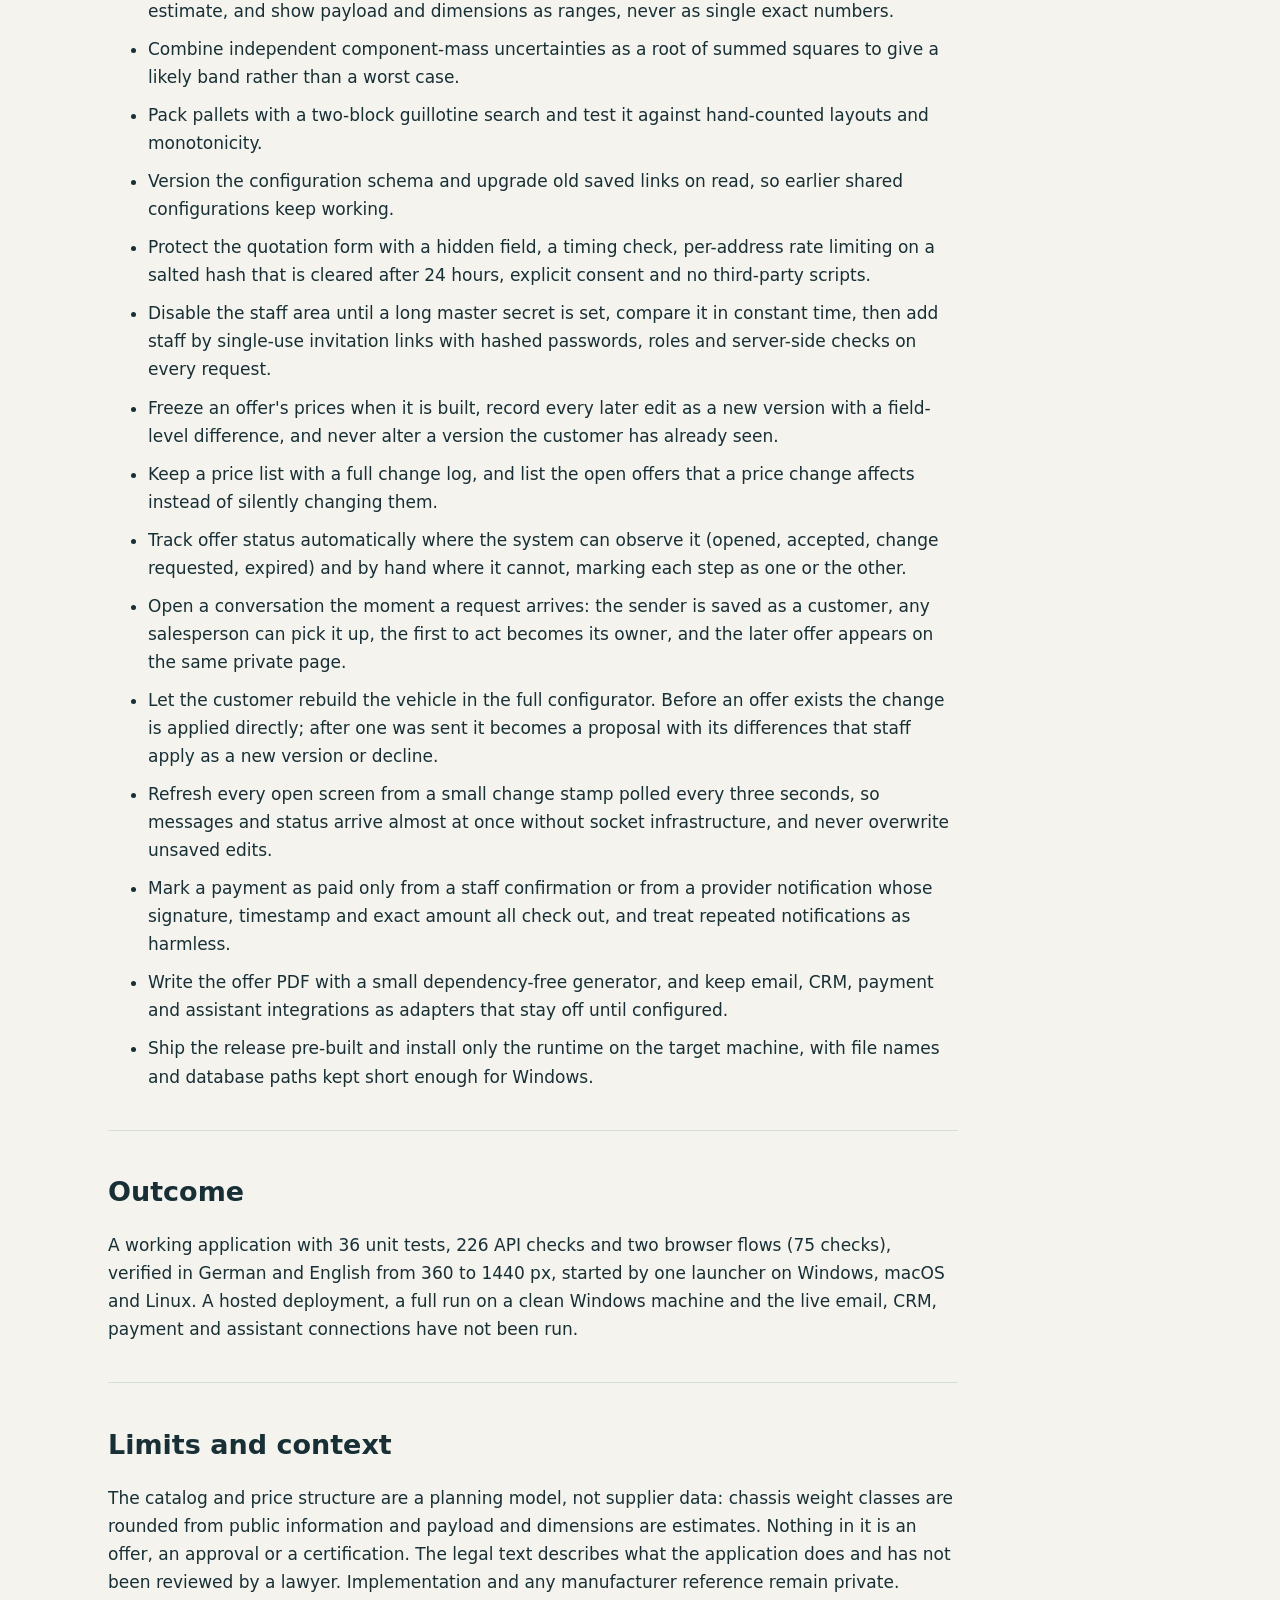
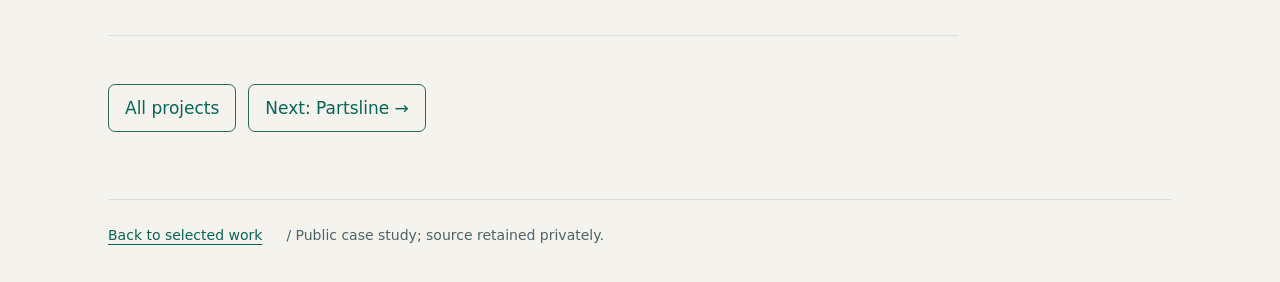
<file: projects/coldfit.html>
<!doctype html><html lang="en"><head><meta charset="utf-8"><meta name="viewport" content="width=device-width, initial-scale=1"><title>Coldfit | Divyesh Shama</title><link rel="stylesheet" href="../assets/style.css"><meta name="description" content="A configurator for refrigerated vehicles that checks a choice against the load and the rules, then carries it through a live customer conversation to a priced, versioned offer and payment."><link rel="canonical" href="https://divyeshdevasya.github.io/portfolio/projects/coldfit.html"></head><body><a class="skip-link" href="#main">Skip to case study</a><div class="wrap"><nav aria-label="Main navigation"><strong>DIVYESH SHAMA</strong><a href="../index.html">All projects</a></nav><header><p class="eyebrow">Configurator / Personal concept</p><h1>Coldfit</h1><p class="lead">A configurator for refrigerated vehicles that checks a choice against the load and the rules, then carries it through a live customer conversation to a priced, versioned offer and payment.</p><p class="stack">Next.js / React / TypeScript / Cloudflare D1 / Drizzle / PDF generation / Stripe / Docker</p></header><main id="main"><img class="hero-diagram" src="../assets/coldfit.svg" alt="Conceptual workflow for Coldfit"><p class="diagram-caption">Conceptual illustration of the workflow, not a product screenshot.</p><div class="sections"><section><h2>The problem</h2><p>Buyers of refrigerated vehicles usually pick a body size first and find out later that the pallets do not fit, the payload is too low, the chassis is not offered in that weight class or a different licence applies. A configurator that only lists options leaves that checking to a sales conversation.</p></section><section><h2>Project scope</h2><p>A bilingual web configurator. The user states the load (pallets and payload), then chooses temperature class, body size, chassis, powertrain and equipment. A fit check updates live: pallet positions, a likely payload band, external width and height against legal limits, licence and tachograph notes, ATP class and chassis compatibility. Failed checks offer a one-click fix. The user can save and share a configuration, print a specification or send a quotation request. A quotation request opens a private conversation between the customer and the sales team at once. A sales side turns the request into a priced, versioned offer on that same page, with a PDF, a live chat, changes the customer can make to the vehicle themselves, and payment requests, and tracks it to a decision.</p></section><section><h2>Engineering decisions</h2><ul><li>Keep the rules engine a set of pure functions over a typed catalog, so every check is unit-tested without a browser or a database.</li><li>Label every fact as published (law or standard), typical (public manufacturer information) or estimate, and show payload and dimensions as ranges, never as single exact numbers.</li><li>Combine independent component-mass uncertainties as a root of summed squares to give a likely band rather than a worst case.</li><li>Pack pallets with a two-block guillotine search and test it against hand-counted layouts and monotonicity.</li><li>Version the configuration schema and upgrade old saved links on read, so earlier shared configurations keep working.</li><li>Protect the quotation form with a hidden field, a timing check, per-address rate limiting on a salted hash that is cleared after 24 hours, explicit consent and no third-party scripts.</li><li>Disable the staff area until a long master secret is set, compare it in constant time, then add staff by single-use invitation links with hashed passwords, roles and server-side checks on every request.</li><li>Freeze an offer's prices when it is built, record every later edit as a new version with a field-level difference, and never alter a version the customer has already seen.</li><li>Keep a price list with a full change log, and list the open offers that a price change affects instead of silently changing them.</li><li>Track offer status automatically where the system can observe it (opened, accepted, change requested, expired) and by hand where it cannot, marking each step as one or the other.</li><li>Open a conversation the moment a request arrives: the sender is saved as a customer, any salesperson can pick it up, the first to act becomes its owner, and the later offer appears on the same private page.</li><li>Let the customer rebuild the vehicle in the full configurator. Before an offer exists the change is applied directly; after one was sent it becomes a proposal with its differences that staff apply as a new version or decline.</li><li>Refresh every open screen from a small change stamp polled every three seconds, so messages and status arrive almost at once without socket infrastructure, and never overwrite unsaved edits.</li><li>Mark a payment as paid only from a staff confirmation or from a provider notification whose signature, timestamp and exact amount all check out, and treat repeated notifications as harmless.</li><li>Write the offer PDF with a small dependency-free generator, and keep email, CRM, payment and assistant integrations as adapters that stay off until configured.</li><li>Ship the release pre-built and install only the runtime on the target machine, with file names and database paths kept short enough for Windows.</li></ul></section><section><h2>Outcome</h2><p>A working application with 36 unit tests, 226 API checks and two browser flows (75 checks), verified in German and English from 360 to 1440 px, started by one launcher on Windows, macOS and Linux. A hosted deployment, a full run on a clean Windows machine and the live email, CRM, payment and assistant connections have not been run.</p></section><section><h2>Limits and context</h2><p>The catalog and price structure are a planning model, not supplier data: chassis weight classes are rounded from public information and payload and dimensions are estimates. Nothing in it is an offer, an approval or a certification. The legal text describes what the application does and has not been reviewed by a lawyer. Implementation and any manufacturer reference remain private.</p></section></div><div class="case-nav"><a class="button" href="../index.html">All projects</a><a class="button" href="partsline.html">Next: Partsline &rarr;</a></div></main><footer><a href="../index.html">Back to selected work</a> / Public case study; source retained privately.</footer></div></body></html>
</file>
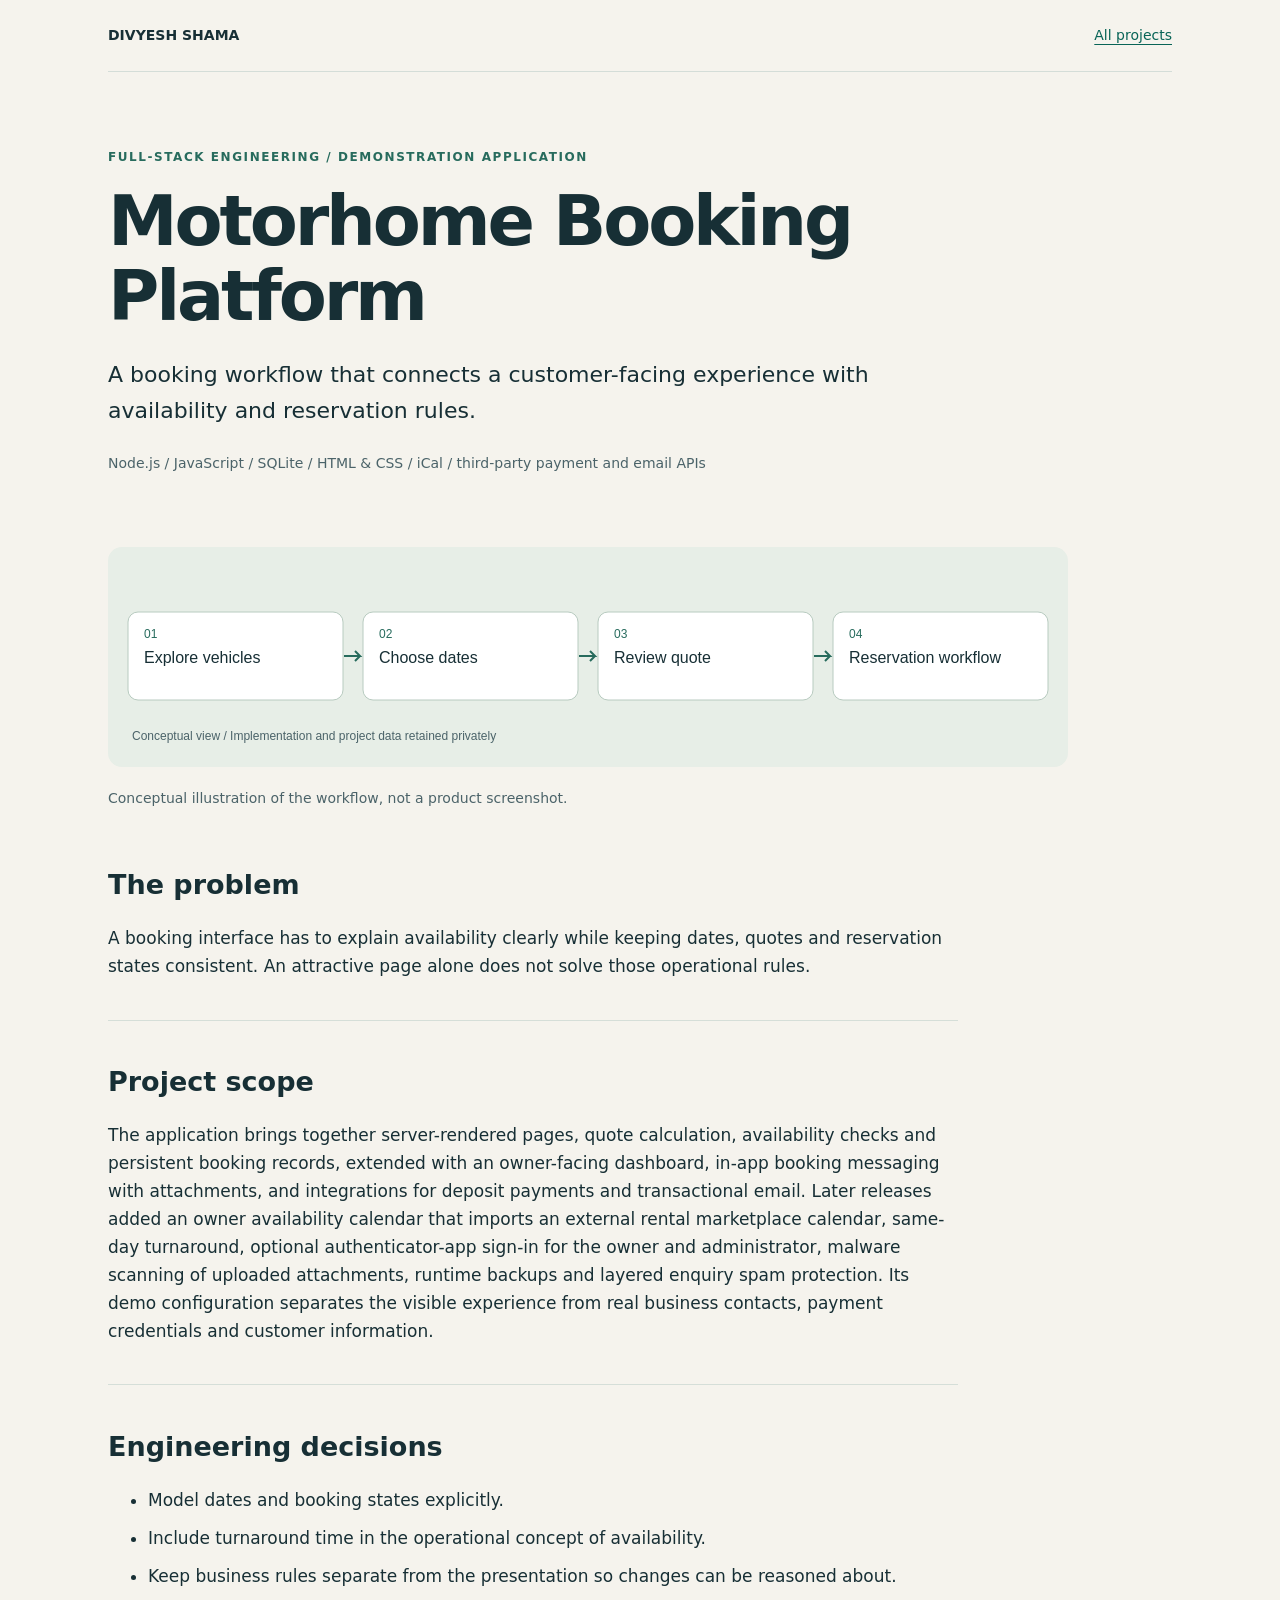
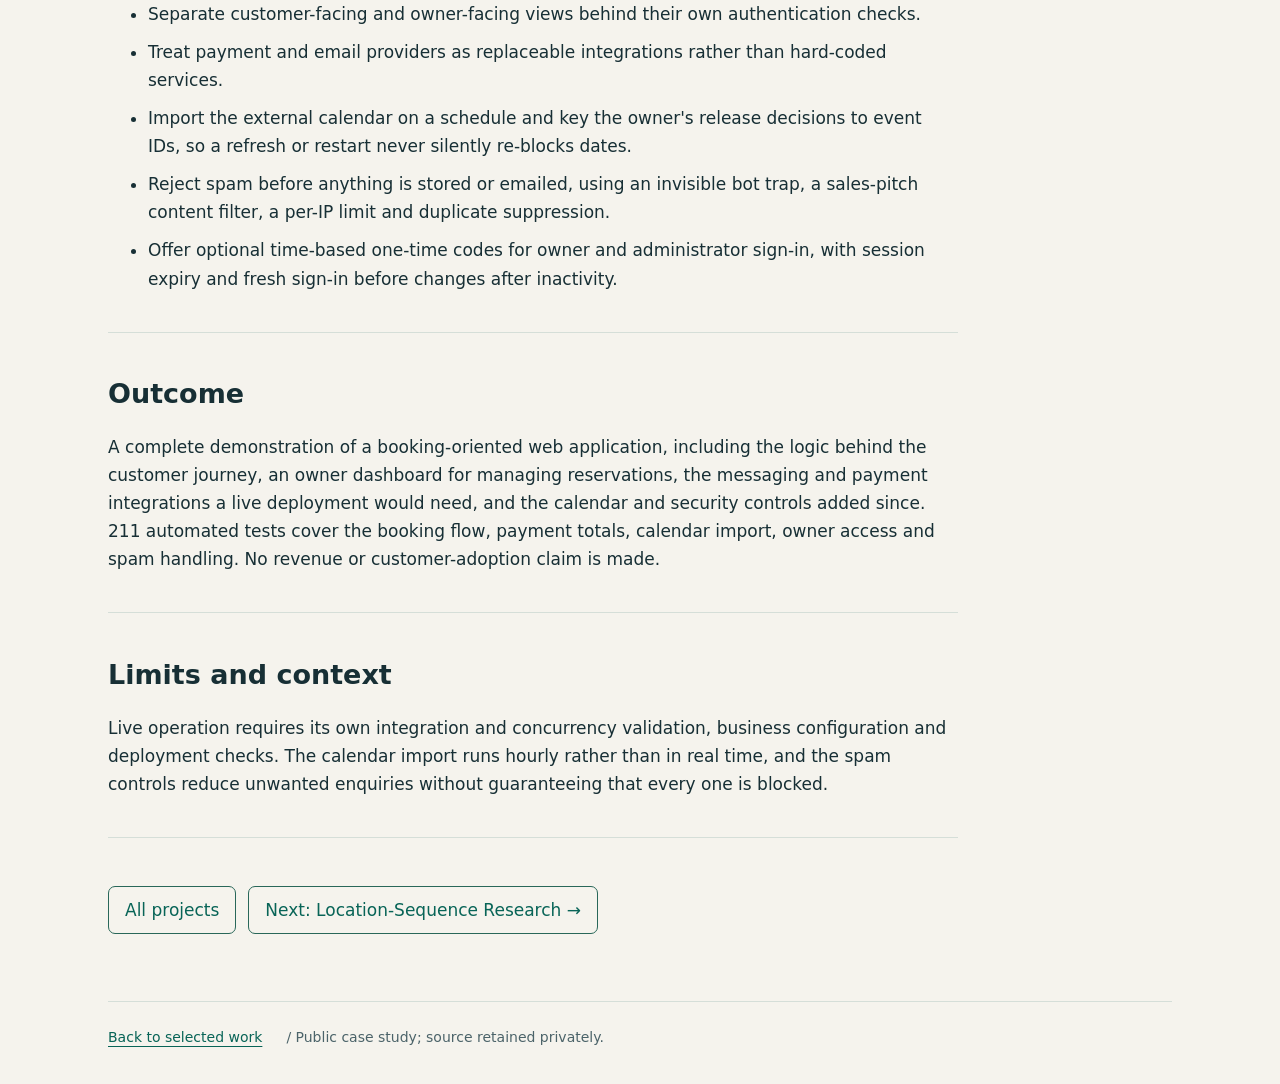
<file: projects/motorhome.html>
<!doctype html><html lang="en"><head><meta charset="utf-8"><meta name="viewport" content="width=device-width, initial-scale=1"><title>Motorhome Booking Platform | Divyesh Shama</title><link rel="stylesheet" href="../assets/style.css"><meta name="description" content="A booking workflow that connects a customer-facing experience with availability and reservation rules."><link rel="canonical" href="https://divyeshdevasya.github.io/portfolio/projects/motorhome.html"></head><body><a class="skip-link" href="#main">Skip to case study</a><div class="wrap"><nav aria-label="Main navigation"><strong>DIVYESH SHAMA</strong><a href="../index.html">All projects</a></nav><header><p class="eyebrow">Full-stack engineering / Demonstration application</p><h1>Motorhome Booking Platform</h1><p class="lead">A booking workflow that connects a customer-facing experience with availability and reservation rules.</p><p class="stack">Node.js / JavaScript / SQLite / HTML &amp; CSS / iCal / third-party payment and email APIs</p></header><main id="main"><img class="hero-diagram" src="../assets/motorhome.svg" alt="Conceptual workflow for Motorhome Booking Platform"><p class="diagram-caption">Conceptual illustration of the workflow, not a product screenshot.</p><div class="sections"><section><h2>The problem</h2><p>A booking interface has to explain availability clearly while keeping dates, quotes and reservation states consistent. An attractive page alone does not solve those operational rules.</p></section><section><h2>Project scope</h2><p>The application brings together server-rendered pages, quote calculation, availability checks and persistent booking records, extended with an owner-facing dashboard, in-app booking messaging with attachments, and integrations for deposit payments and transactional email. Later releases added an owner availability calendar that imports an external rental marketplace calendar, same-day turnaround, optional authenticator-app sign-in for the owner and administrator, malware scanning of uploaded attachments, runtime backups and layered enquiry spam protection. Its demo configuration separates the visible experience from real business contacts, payment credentials and customer information.</p></section><section><h2>Engineering decisions</h2><ul><li>Model dates and booking states explicitly.</li><li>Include turnaround time in the operational concept of availability.</li><li>Keep business rules separate from the presentation so changes can be reasoned about.</li><li>Separate customer-facing and owner-facing views behind their own authentication checks.</li><li>Treat payment and email providers as replaceable integrations rather than hard-coded services.</li><li>Import the external calendar on a schedule and key the owner's release decisions to event IDs, so a refresh or restart never silently re-blocks dates.</li><li>Reject spam before anything is stored or emailed, using an invisible bot trap, a sales-pitch content filter, a per-IP limit and duplicate suppression.</li><li>Offer optional time-based one-time codes for owner and administrator sign-in, with session expiry and fresh sign-in before changes after inactivity.</li></ul></section><section><h2>Outcome</h2><p>A complete demonstration of a booking-oriented web application, including the logic behind the customer journey, an owner dashboard for managing reservations, the messaging and payment integrations a live deployment would need, and the calendar and security controls added since. 211 automated tests cover the booking flow, payment totals, calendar import, owner access and spam handling. No revenue or customer-adoption claim is made.</p></section><section><h2>Limits and context</h2><p>Live operation requires its own integration and concurrency validation, business configuration and deployment checks. The calendar import runs hourly rather than in real time, and the spam controls reduce unwanted enquiries without guaranteeing that every one is blocked.</p></section></div><div class="case-nav"><a class="button" href="../index.html">All projects</a><a class="button" href="thesis.html">Next: Location-Sequence Research &rarr;</a></div></main><footer><a href="../index.html">Back to selected work</a> / Public case study; source retained privately.</footer></div></body></html>
</file>
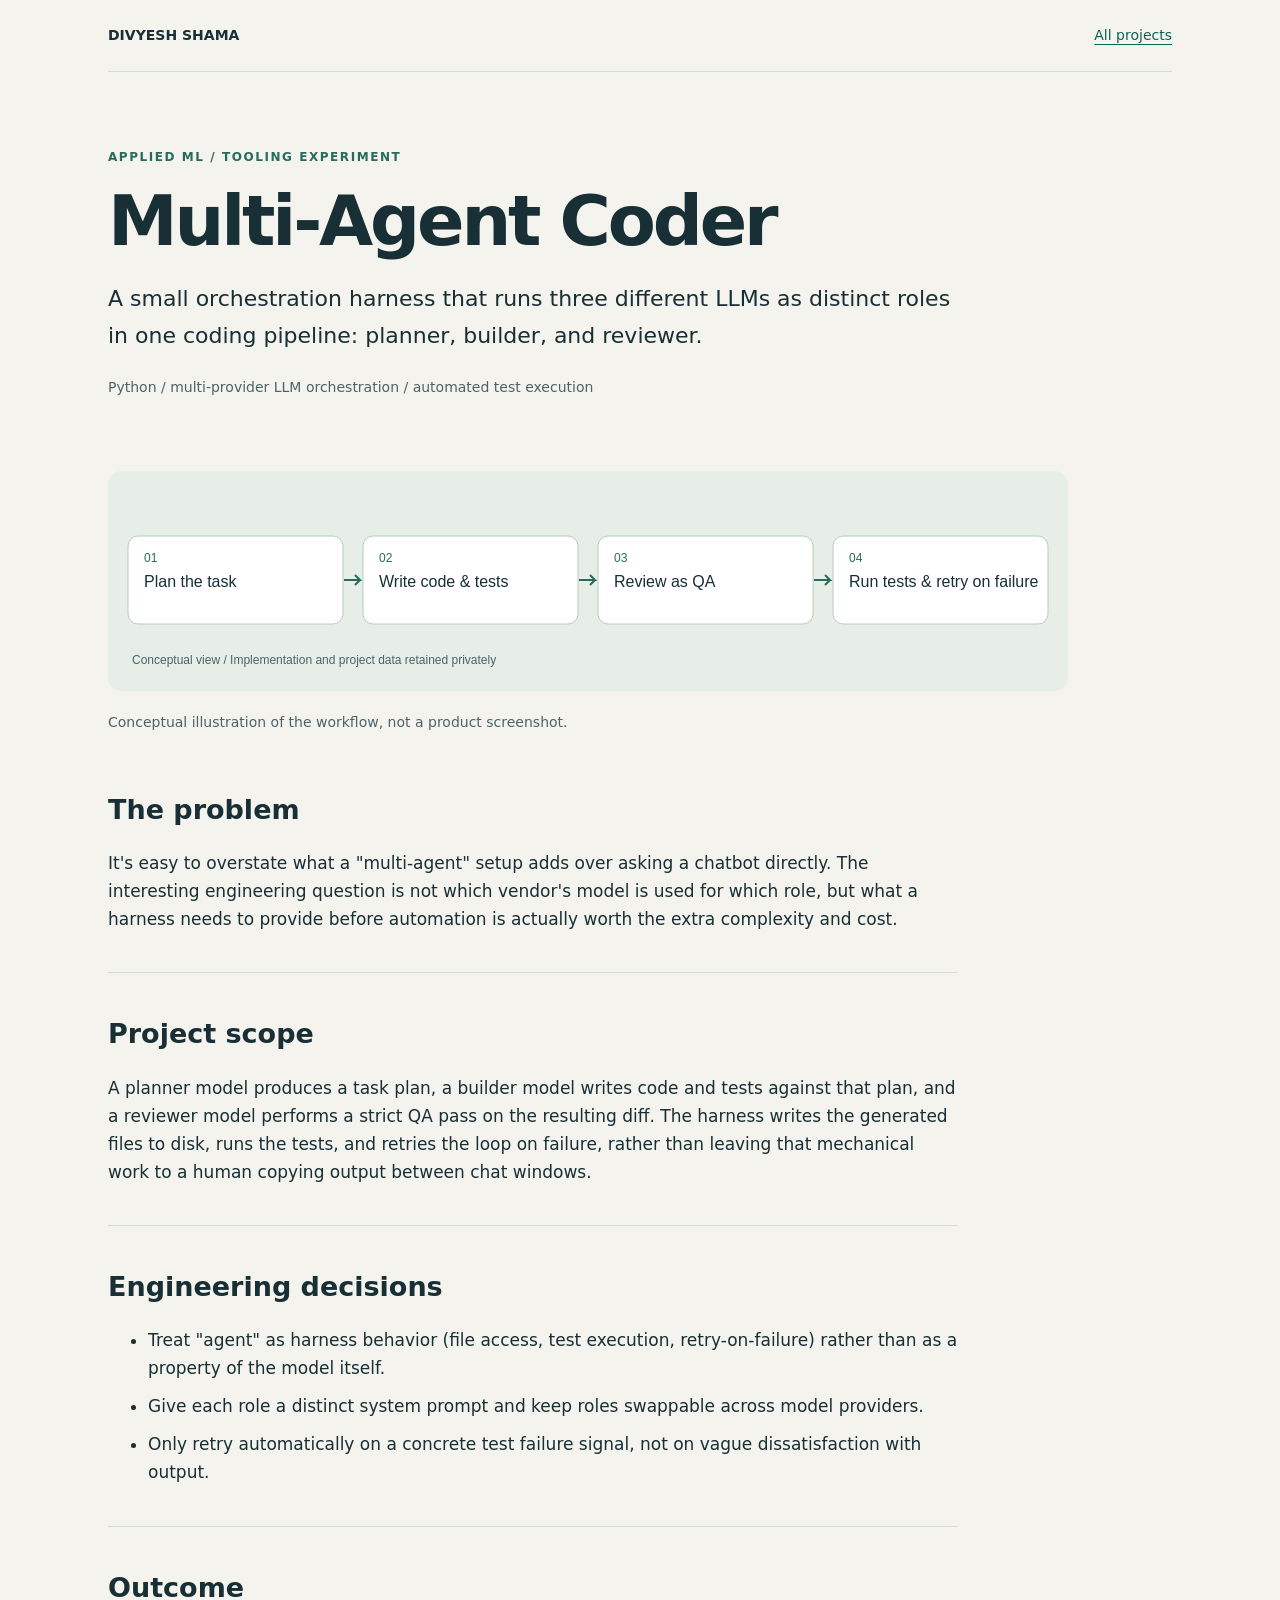
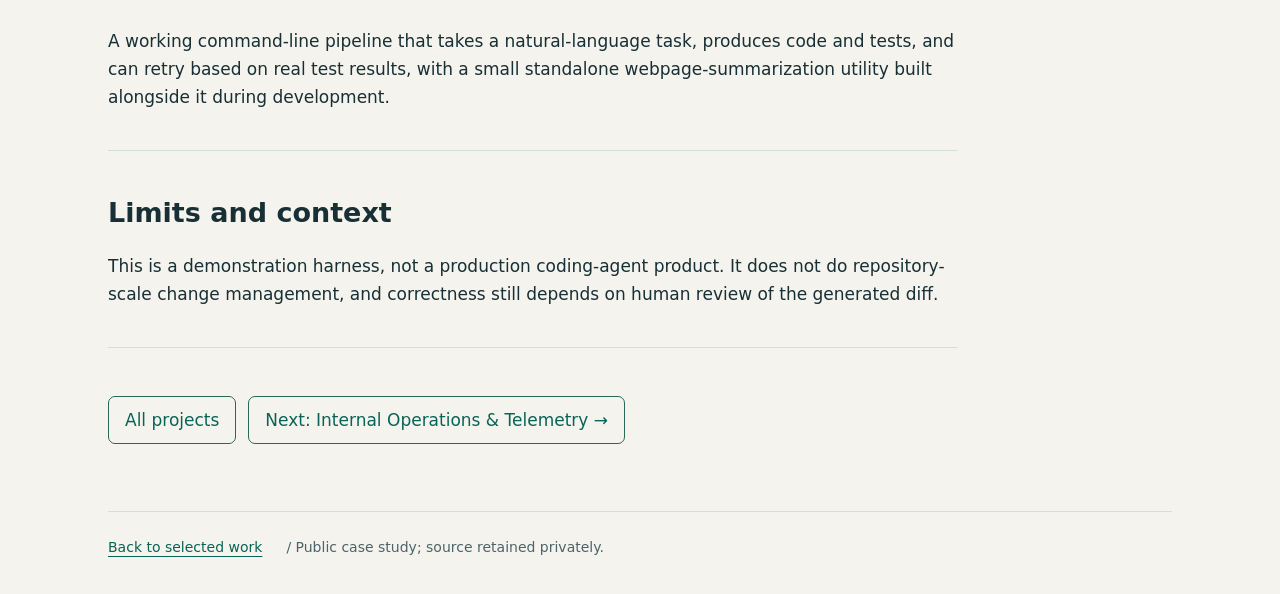
<file: projects/multi-agent-coder.html>
<!doctype html><html lang="en"><head><meta charset="utf-8"><meta name="viewport" content="width=device-width, initial-scale=1"><title>Multi-Agent Coder | Divyesh Shama</title><link rel="stylesheet" href="../assets/style.css"><meta name="description" content="A small orchestration harness that runs three different LLMs as distinct roles in one coding pipeline: planner, builder, and reviewer."><link rel="canonical" href="https://divyeshdevasya.github.io/portfolio/projects/multi-agent-coder.html"></head><body><a class="skip-link" href="#main">Skip to case study</a><div class="wrap"><nav aria-label="Main navigation"><strong>DIVYESH SHAMA</strong><a href="../index.html">All projects</a></nav><header><p class="eyebrow">Applied ML / Tooling experiment</p><h1>Multi-Agent Coder</h1><p class="lead">A small orchestration harness that runs three different LLMs as distinct roles in one coding pipeline: planner, builder, and reviewer.</p><p class="stack">Python / multi-provider LLM orchestration / automated test execution</p></header><main id="main"><img class="hero-diagram" src="../assets/multi-agent-coder.svg" alt="Conceptual workflow for Multi-Agent Coder"><p class="diagram-caption">Conceptual illustration of the workflow, not a product screenshot.</p><div class="sections"><section><h2>The problem</h2><p>It's easy to overstate what a "multi-agent" setup adds over asking a chatbot directly. The interesting engineering question is not which vendor's model is used for which role, but what a harness needs to provide before automation is actually worth the extra complexity and cost.</p></section><section><h2>Project scope</h2><p>A planner model produces a task plan, a builder model writes code and tests against that plan, and a reviewer model performs a strict QA pass on the resulting diff. The harness writes the generated files to disk, runs the tests, and retries the loop on failure, rather than leaving that mechanical work to a human copying output between chat windows.</p></section><section><h2>Engineering decisions</h2><ul><li>Treat "agent" as harness behavior (file access, test execution, retry-on-failure) rather than as a property of the model itself.</li><li>Give each role a distinct system prompt and keep roles swappable across model providers.</li><li>Only retry automatically on a concrete test failure signal, not on vague dissatisfaction with output.</li></ul></section><section><h2>Outcome</h2><p>A working command-line pipeline that takes a natural-language task, produces code and tests, and can retry based on real test results, with a small standalone webpage-summarization utility built alongside it during development.</p></section><section><h2>Limits and context</h2><p>This is a demonstration harness, not a production coding-agent product. It does not do repository-scale change management, and correctness still depends on human review of the generated diff.</p></section></div><div class="case-nav"><a class="button" href="../index.html">All projects</a><a class="button" href="operations.html">Next: Internal Operations &amp; Telemetry &rarr;</a></div></main><footer><a href="../index.html">Back to selected work</a> / Public case study; source retained privately.</footer></div></body></html>
</file>
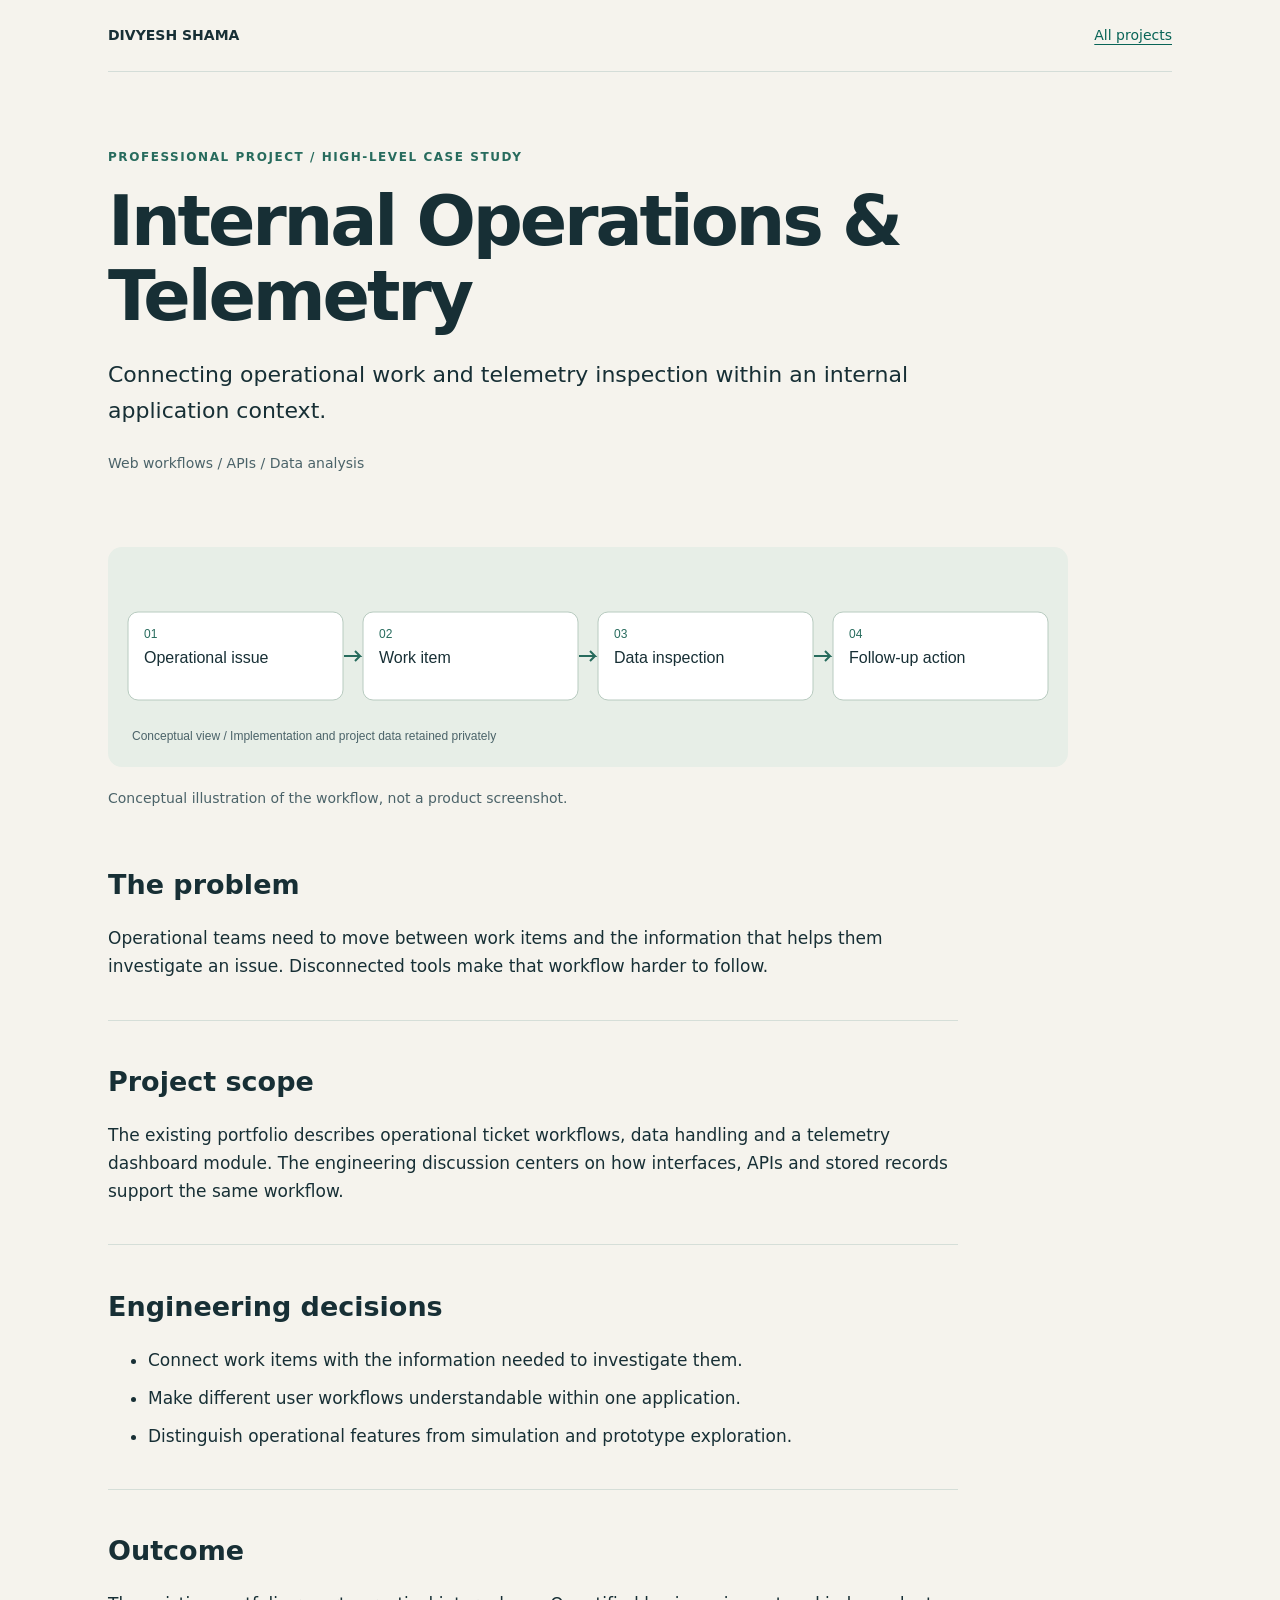
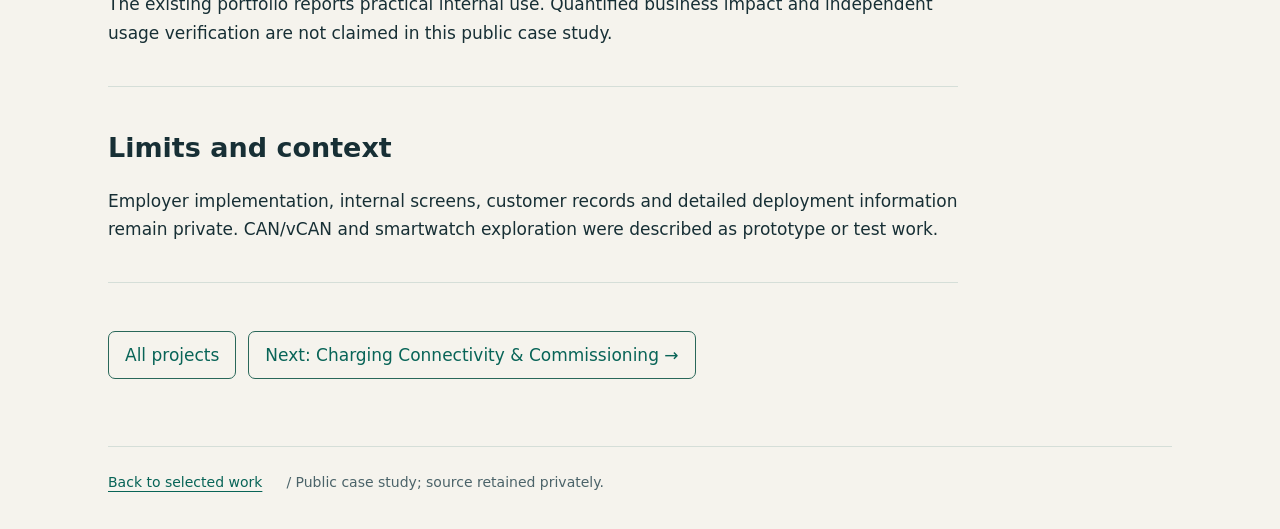
<file: projects/operations.html>
<!doctype html><html lang="en"><head><meta charset="utf-8"><meta name="viewport" content="width=device-width, initial-scale=1"><title>Internal Operations &amp; Telemetry | Divyesh Shama</title><link rel="stylesheet" href="../assets/style.css"><meta name="description" content="Connecting operational work and telemetry inspection within an internal application context."><link rel="canonical" href="https://divyeshdevasya.github.io/portfolio/projects/operations.html"></head><body><a class="skip-link" href="#main">Skip to case study</a><div class="wrap"><nav aria-label="Main navigation"><strong>DIVYESH SHAMA</strong><a href="../index.html">All projects</a></nav><header><p class="eyebrow">Professional project / High-level case study</p><h1>Internal Operations &amp; Telemetry</h1><p class="lead">Connecting operational work and telemetry inspection within an internal application context.</p><p class="stack">Web workflows / APIs / Data analysis</p></header><main id="main"><img class="hero-diagram" src="../assets/operations.svg" alt="Conceptual workflow for Internal Operations &amp; Telemetry"><p class="diagram-caption">Conceptual illustration of the workflow, not a product screenshot.</p><div class="sections"><section><h2>The problem</h2><p>Operational teams need to move between work items and the information that helps them investigate an issue. Disconnected tools make that workflow harder to follow.</p></section><section><h2>Project scope</h2><p>The existing portfolio describes operational ticket workflows, data handling and a telemetry dashboard module. The engineering discussion centers on how interfaces, APIs and stored records support the same workflow.</p></section><section><h2>Engineering decisions</h2><ul><li>Connect work items with the information needed to investigate them.</li><li>Make different user workflows understandable within one application.</li><li>Distinguish operational features from simulation and prototype exploration.</li></ul></section><section><h2>Outcome</h2><p>The existing portfolio reports practical internal use. Quantified business impact and independent usage verification are not claimed in this public case study.</p></section><section><h2>Limits and context</h2><p>Employer implementation, internal screens, customer records and detailed deployment information remain private. CAN/vCAN and smartwatch exploration were described as prototype or test work.</p></section></div><div class="case-nav"><a class="button" href="../index.html">All projects</a><a class="button" href="charging.html">Next: Charging Connectivity &amp; Commissioning &rarr;</a></div></main><footer><a href="../index.html">Back to selected work</a> / Public case study; source retained privately.</footer></div></body></html>
</file>
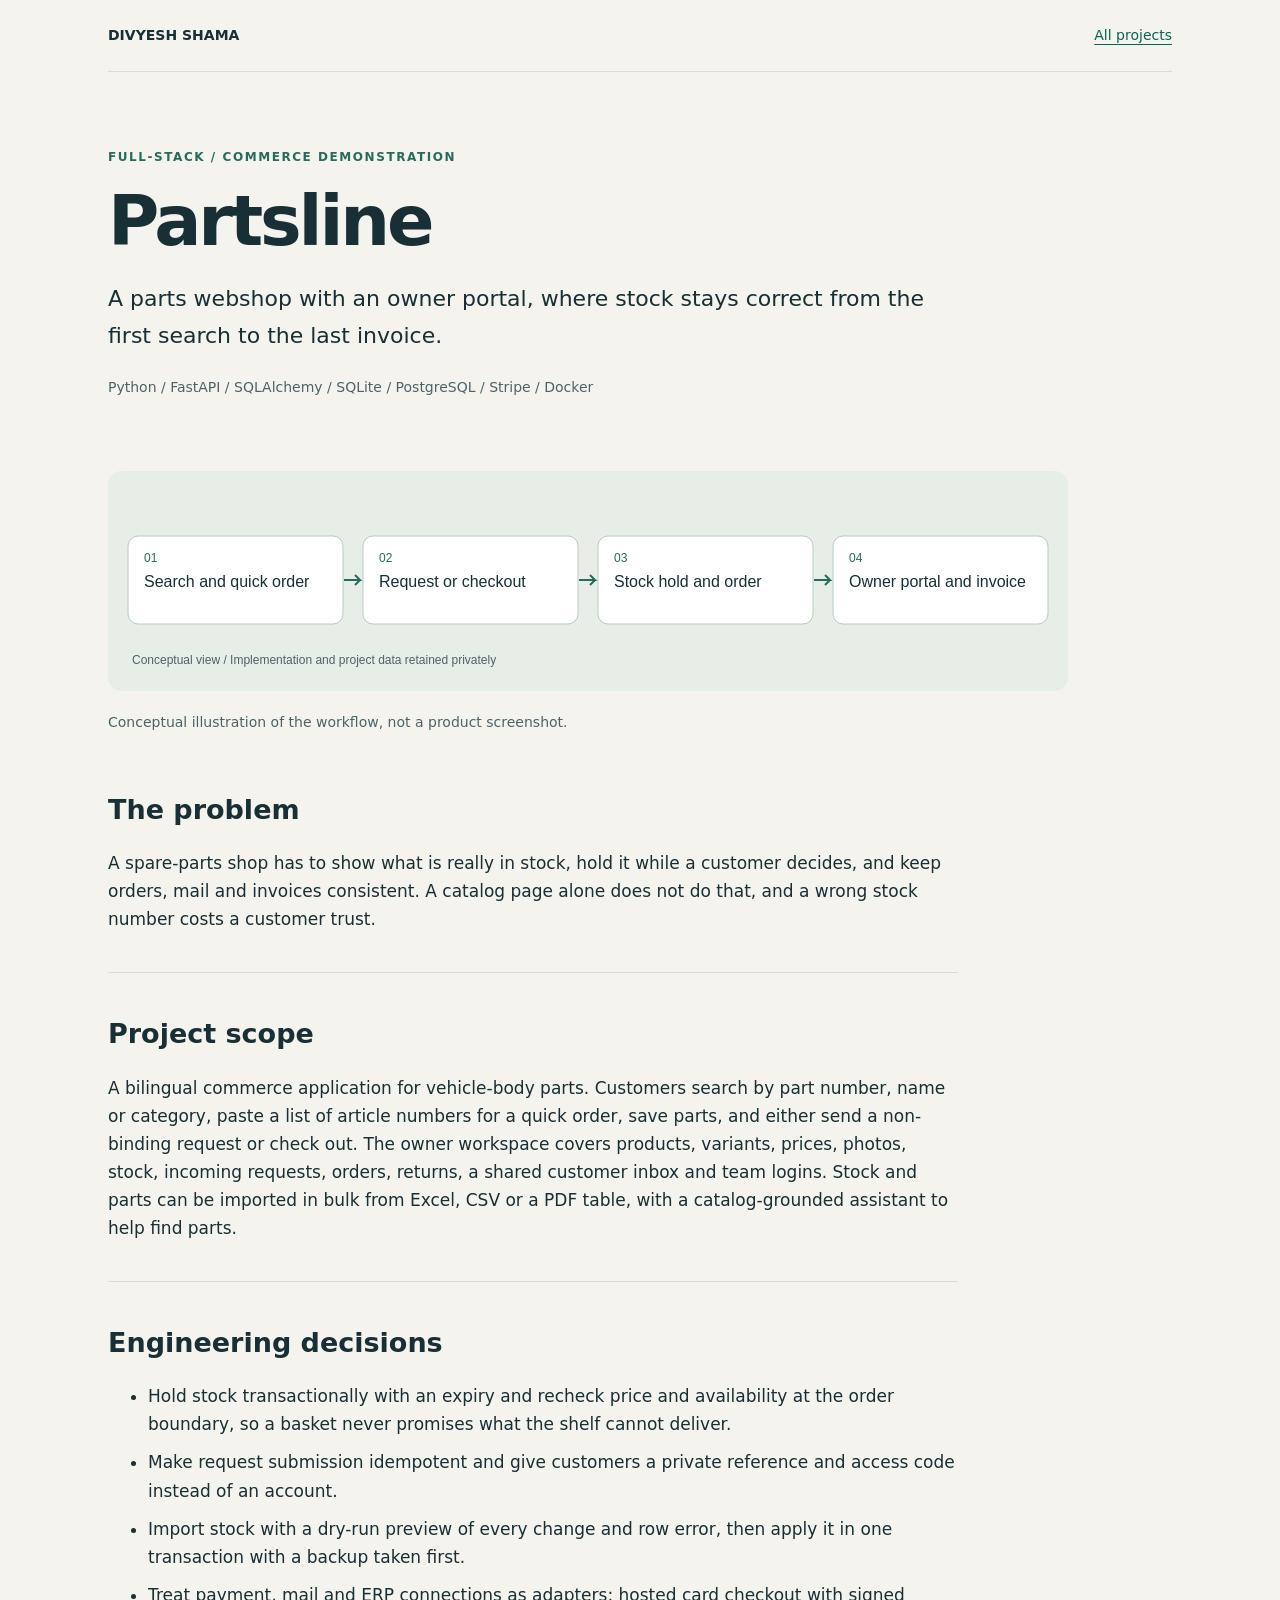
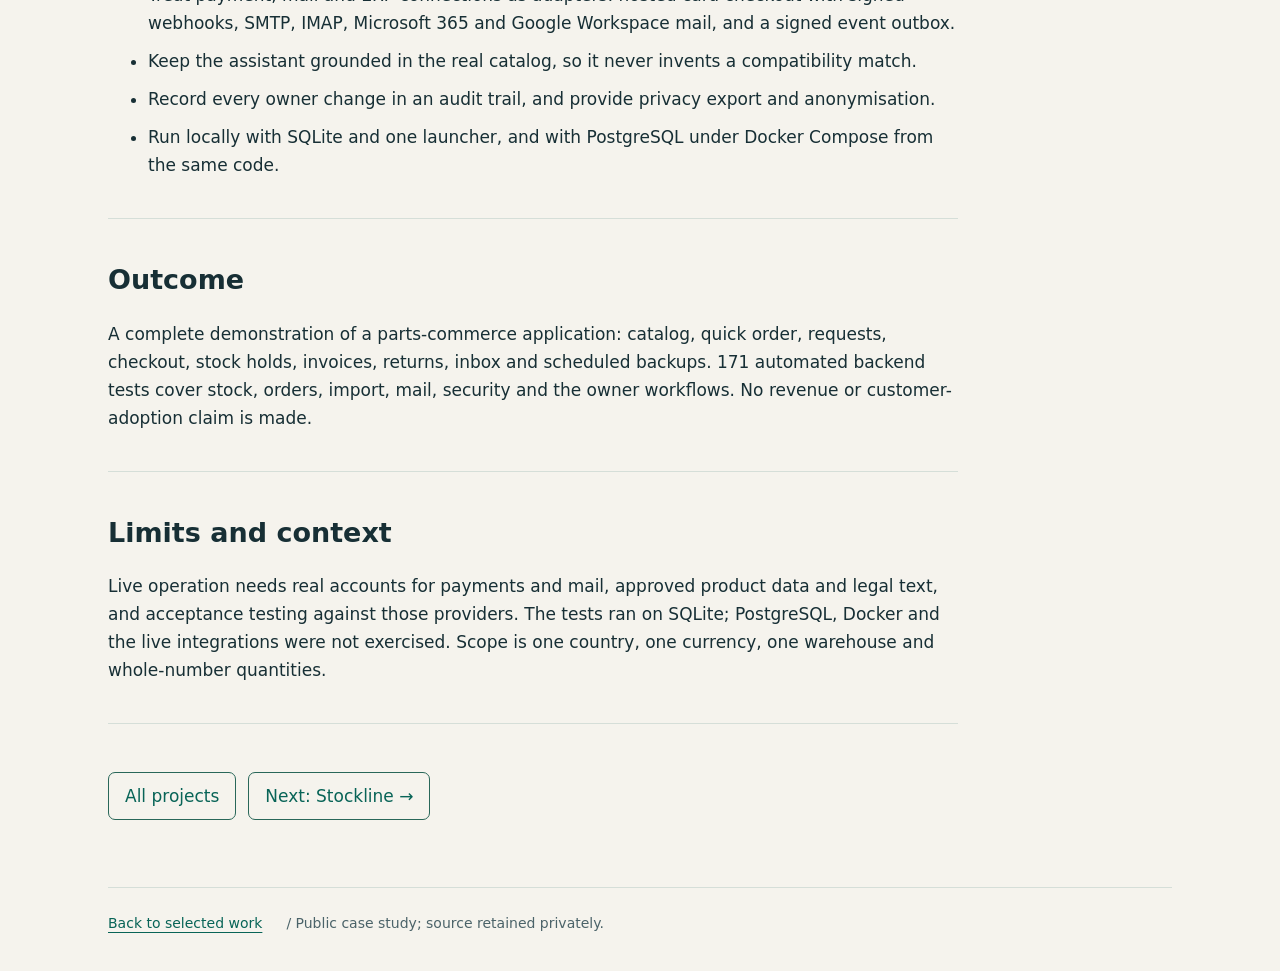
<file: projects/partsline.html>
<!doctype html><html lang="en"><head><meta charset="utf-8"><meta name="viewport" content="width=device-width, initial-scale=1"><title>Partsline | Divyesh Shama</title><link rel="stylesheet" href="../assets/style.css"><meta name="description" content="A parts webshop with an owner portal, where stock stays correct from the first search to the last invoice."><link rel="canonical" href="https://divyeshdevasya.github.io/portfolio/projects/partsline.html"></head><body><a class="skip-link" href="#main">Skip to case study</a><div class="wrap"><nav aria-label="Main navigation"><strong>DIVYESH SHAMA</strong><a href="../index.html">All projects</a></nav><header><p class="eyebrow">Full-stack / Commerce demonstration</p><h1>Partsline</h1><p class="lead">A parts webshop with an owner portal, where stock stays correct from the first search to the last invoice.</p><p class="stack">Python / FastAPI / SQLAlchemy / SQLite / PostgreSQL / Stripe / Docker</p></header><main id="main"><img class="hero-diagram" src="../assets/partsline.svg" alt="Conceptual workflow for Partsline"><p class="diagram-caption">Conceptual illustration of the workflow, not a product screenshot.</p><div class="sections"><section><h2>The problem</h2><p>A spare-parts shop has to show what is really in stock, hold it while a customer decides, and keep orders, mail and invoices consistent. A catalog page alone does not do that, and a wrong stock number costs a customer trust.</p></section><section><h2>Project scope</h2><p>A bilingual commerce application for vehicle-body parts. Customers search by part number, name or category, paste a list of article numbers for a quick order, save parts, and either send a non-binding request or check out. The owner workspace covers products, variants, prices, photos, stock, incoming requests, orders, returns, a shared customer inbox and team logins. Stock and parts can be imported in bulk from Excel, CSV or a PDF table, with a catalog-grounded assistant to help find parts.</p></section><section><h2>Engineering decisions</h2><ul><li>Hold stock transactionally with an expiry and recheck price and availability at the order boundary, so a basket never promises what the shelf cannot deliver.</li><li>Make request submission idempotent and give customers a private reference and access code instead of an account.</li><li>Import stock with a dry-run preview of every change and row error, then apply it in one transaction with a backup taken first.</li><li>Treat payment, mail and ERP connections as adapters: hosted card checkout with signed webhooks, SMTP, IMAP, Microsoft 365 and Google Workspace mail, and a signed event outbox.</li><li>Keep the assistant grounded in the real catalog, so it never invents a compatibility match.</li><li>Record every owner change in an audit trail, and provide privacy export and anonymisation.</li><li>Run locally with SQLite and one launcher, and with PostgreSQL under Docker Compose from the same code.</li></ul></section><section><h2>Outcome</h2><p>A complete demonstration of a parts-commerce application: catalog, quick order, requests, checkout, stock holds, invoices, returns, inbox and scheduled backups. 171 automated backend tests cover stock, orders, import, mail, security and the owner workflows. No revenue or customer-adoption claim is made.</p></section><section><h2>Limits and context</h2><p>Live operation needs real accounts for payments and mail, approved product data and legal text, and acceptance testing against those providers. The tests ran on SQLite; PostgreSQL, Docker and the live integrations were not exercised. Scope is one country, one currency, one warehouse and whole-number quantities.</p></section></div><div class="case-nav"><a class="button" href="../index.html">All projects</a><a class="button" href="stockline.html">Next: Stockline &rarr;</a></div></main><footer><a href="../index.html">Back to selected work</a> / Public case study; source retained privately.</footer></div></body></html>
</file>
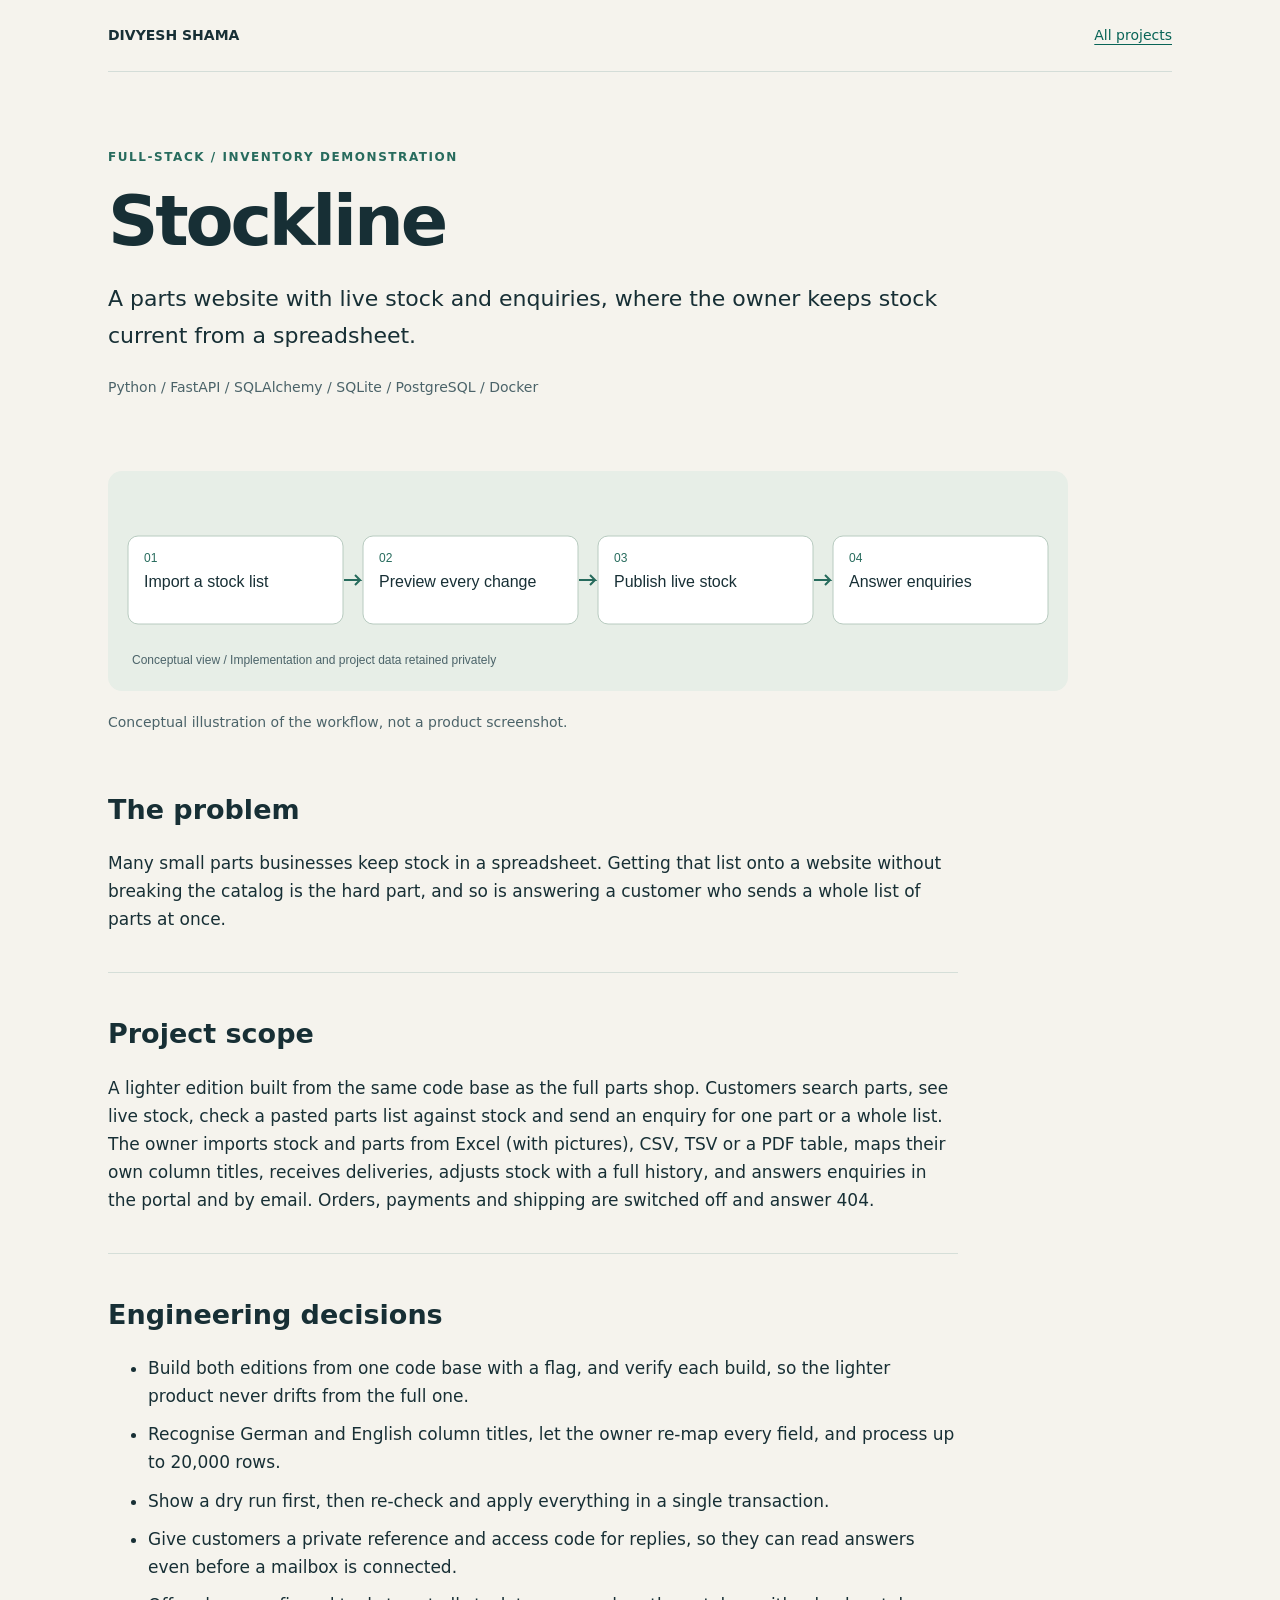
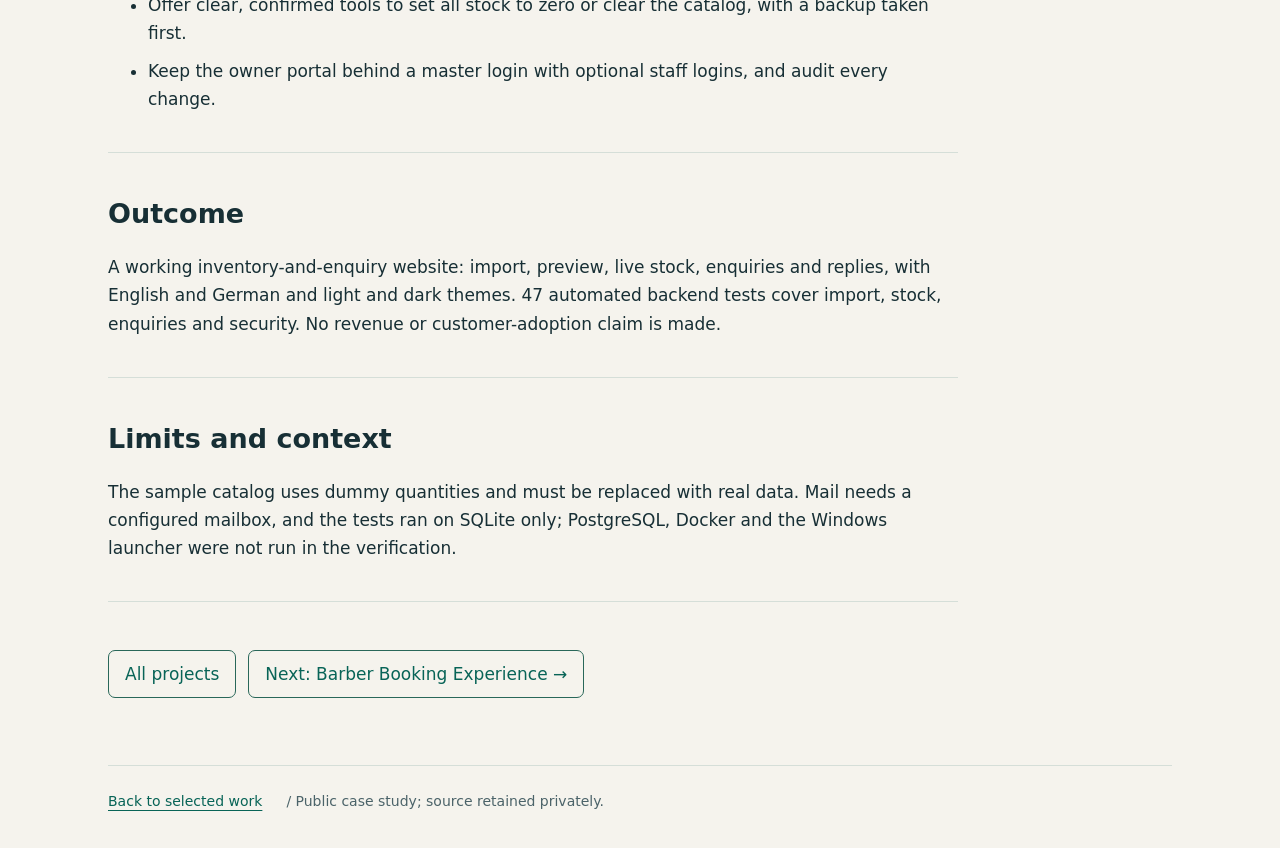
<file: projects/stockline.html>
<!doctype html><html lang="en"><head><meta charset="utf-8"><meta name="viewport" content="width=device-width, initial-scale=1"><title>Stockline | Divyesh Shama</title><link rel="stylesheet" href="../assets/style.css"><meta name="description" content="A parts website with live stock and enquiries, where the owner keeps stock current from a spreadsheet."><link rel="canonical" href="https://divyeshdevasya.github.io/portfolio/projects/stockline.html"></head><body><a class="skip-link" href="#main">Skip to case study</a><div class="wrap"><nav aria-label="Main navigation"><strong>DIVYESH SHAMA</strong><a href="../index.html">All projects</a></nav><header><p class="eyebrow">Full-stack / Inventory demonstration</p><h1>Stockline</h1><p class="lead">A parts website with live stock and enquiries, where the owner keeps stock current from a spreadsheet.</p><p class="stack">Python / FastAPI / SQLAlchemy / SQLite / PostgreSQL / Docker</p></header><main id="main"><img class="hero-diagram" src="../assets/stockline.svg" alt="Conceptual workflow for Stockline"><p class="diagram-caption">Conceptual illustration of the workflow, not a product screenshot.</p><div class="sections"><section><h2>The problem</h2><p>Many small parts businesses keep stock in a spreadsheet. Getting that list onto a website without breaking the catalog is the hard part, and so is answering a customer who sends a whole list of parts at once.</p></section><section><h2>Project scope</h2><p>A lighter edition built from the same code base as the full parts shop. Customers search parts, see live stock, check a pasted parts list against stock and send an enquiry for one part or a whole list. The owner imports stock and parts from Excel (with pictures), CSV, TSV or a PDF table, maps their own column titles, receives deliveries, adjusts stock with a full history, and answers enquiries in the portal and by email. Orders, payments and shipping are switched off and answer 404.</p></section><section><h2>Engineering decisions</h2><ul><li>Build both editions from one code base with a flag, and verify each build, so the lighter product never drifts from the full one.</li><li>Recognise German and English column titles, let the owner re-map every field, and process up to 20,000 rows.</li><li>Show a dry run first, then re-check and apply everything in a single transaction.</li><li>Give customers a private reference and access code for replies, so they can read answers even before a mailbox is connected.</li><li>Offer clear, confirmed tools to set all stock to zero or clear the catalog, with a backup taken first.</li><li>Keep the owner portal behind a master login with optional staff logins, and audit every change.</li></ul></section><section><h2>Outcome</h2><p>A working inventory-and-enquiry website: import, preview, live stock, enquiries and replies, with English and German and light and dark themes. 47 automated backend tests cover import, stock, enquiries and security. No revenue or customer-adoption claim is made.</p></section><section><h2>Limits and context</h2><p>The sample catalog uses dummy quantities and must be replaced with real data. Mail needs a configured mailbox, and the tests ran on SQLite only; PostgreSQL, Docker and the Windows launcher were not run in the verification.</p></section></div><div class="case-nav"><a class="button" href="../index.html">All projects</a><a class="button" href="barber-next.html">Next: Barber Booking Experience &rarr;</a></div></main><footer><a href="../index.html">Back to selected work</a> / Public case study; source retained privately.</footer></div></body></html>
</file>
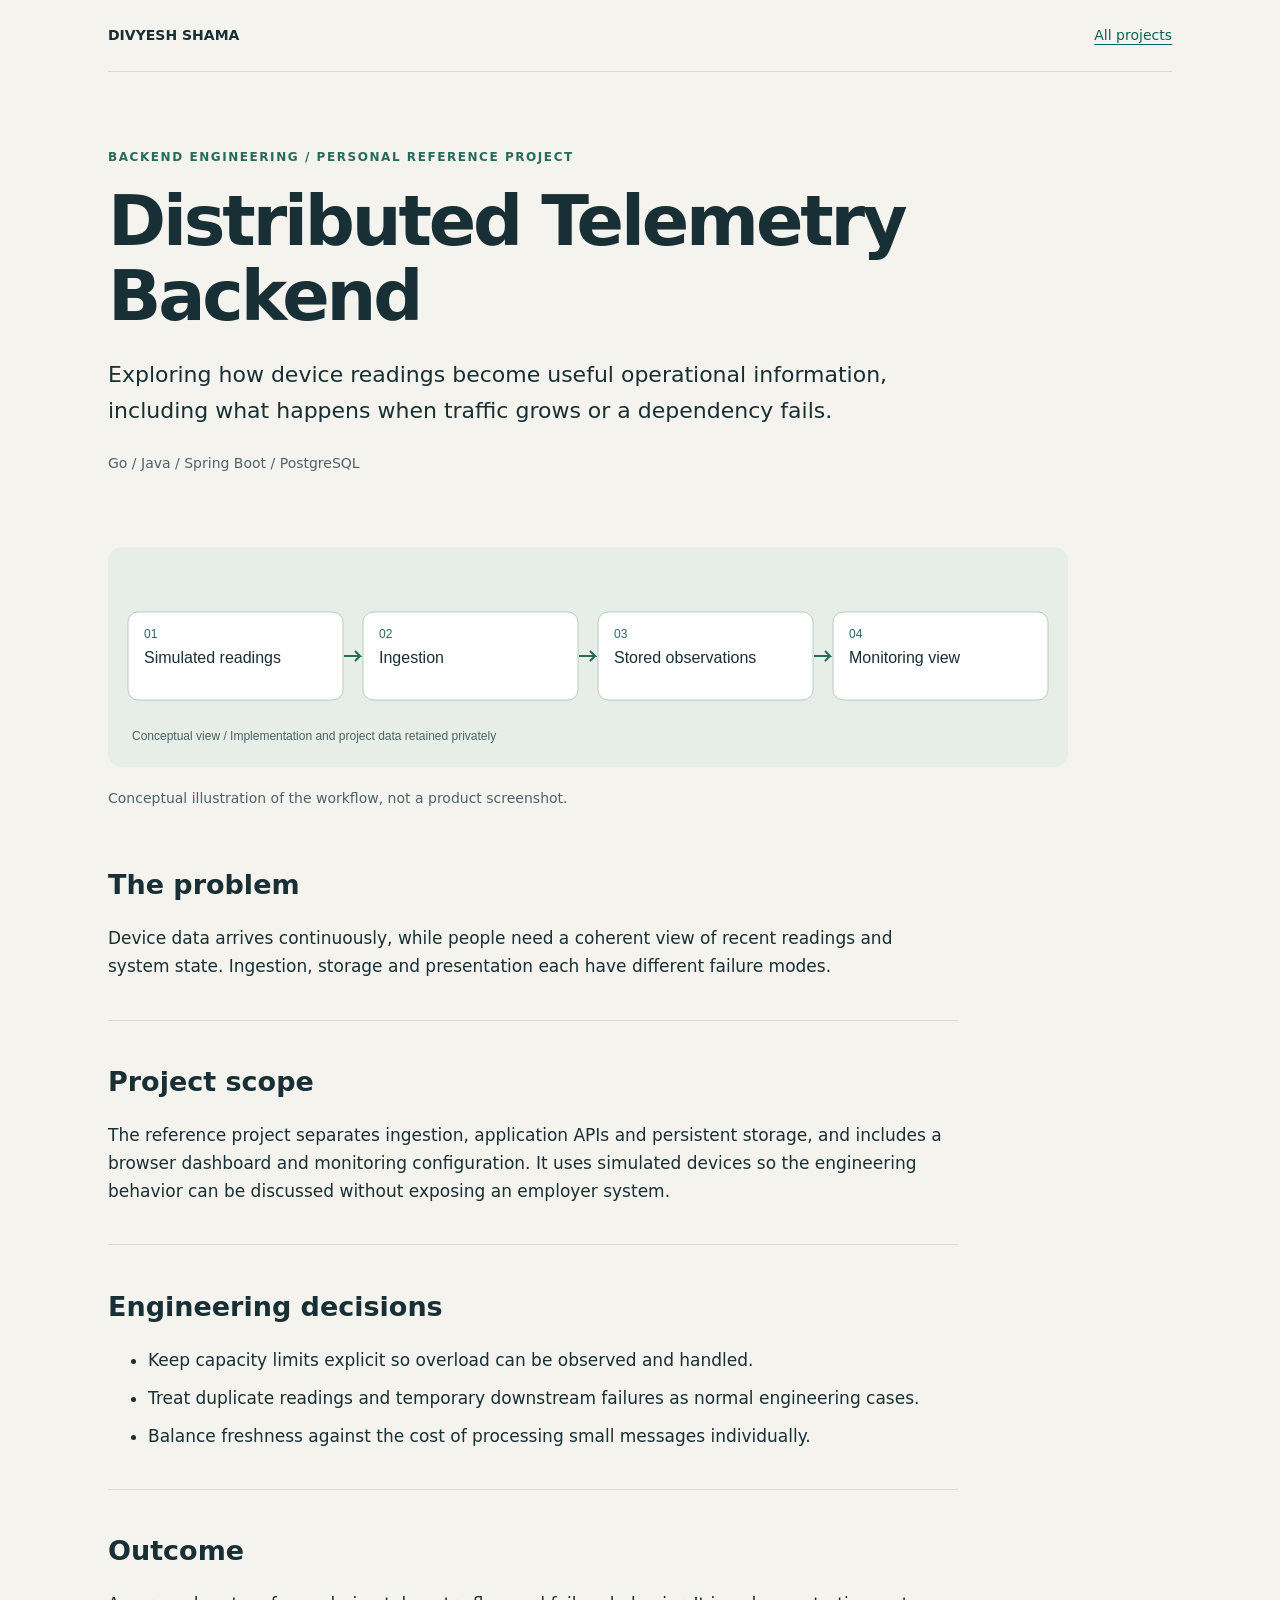
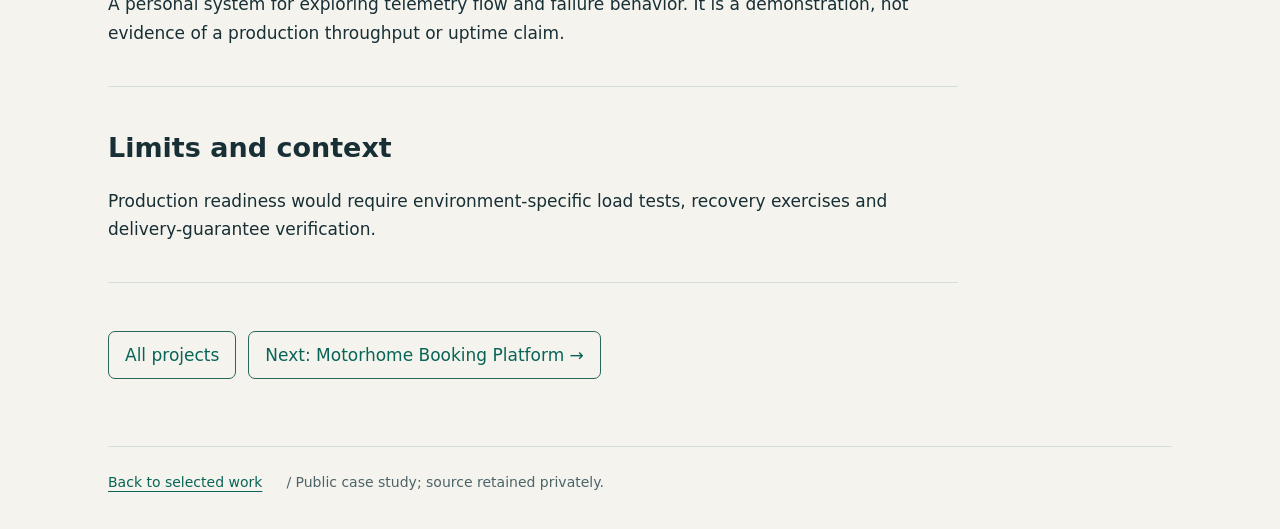
<file: projects/telemetry.html>
<!doctype html><html lang="en"><head><meta charset="utf-8"><meta name="viewport" content="width=device-width, initial-scale=1"><title>Distributed Telemetry Backend | Divyesh Shama</title><link rel="stylesheet" href="../assets/style.css"><meta name="description" content="Exploring how device readings become useful operational information, including what happens when traffic grows or a dependency fails."><link rel="canonical" href="https://divyeshdevasya.github.io/portfolio/projects/telemetry.html"></head><body><a class="skip-link" href="#main">Skip to case study</a><div class="wrap"><nav aria-label="Main navigation"><strong>DIVYESH SHAMA</strong><a href="../index.html">All projects</a></nav><header><p class="eyebrow">Backend engineering / Personal reference project</p><h1>Distributed Telemetry Backend</h1><p class="lead">Exploring how device readings become useful operational information, including what happens when traffic grows or a dependency fails.</p><p class="stack">Go / Java / Spring Boot / PostgreSQL</p></header><main id="main"><img class="hero-diagram" src="../assets/telemetry.svg" alt="Conceptual workflow for Distributed Telemetry Backend"><p class="diagram-caption">Conceptual illustration of the workflow, not a product screenshot.</p><div class="sections"><section><h2>The problem</h2><p>Device data arrives continuously, while people need a coherent view of recent readings and system state. Ingestion, storage and presentation each have different failure modes.</p></section><section><h2>Project scope</h2><p>The reference project separates ingestion, application APIs and persistent storage, and includes a browser dashboard and monitoring configuration. It uses simulated devices so the engineering behavior can be discussed without exposing an employer system.</p></section><section><h2>Engineering decisions</h2><ul><li>Keep capacity limits explicit so overload can be observed and handled.</li><li>Treat duplicate readings and temporary downstream failures as normal engineering cases.</li><li>Balance freshness against the cost of processing small messages individually.</li></ul></section><section><h2>Outcome</h2><p>A personal system for exploring telemetry flow and failure behavior. It is a demonstration, not evidence of a production throughput or uptime claim.</p></section><section><h2>Limits and context</h2><p>Production readiness would require environment-specific load tests, recovery exercises and delivery-guarantee verification.</p></section></div><div class="case-nav"><a class="button" href="../index.html">All projects</a><a class="button" href="motorhome.html">Next: Motorhome Booking Platform &rarr;</a></div></main><footer><a href="../index.html">Back to selected work</a> / Public case study; source retained privately.</footer></div></body></html>
</file>
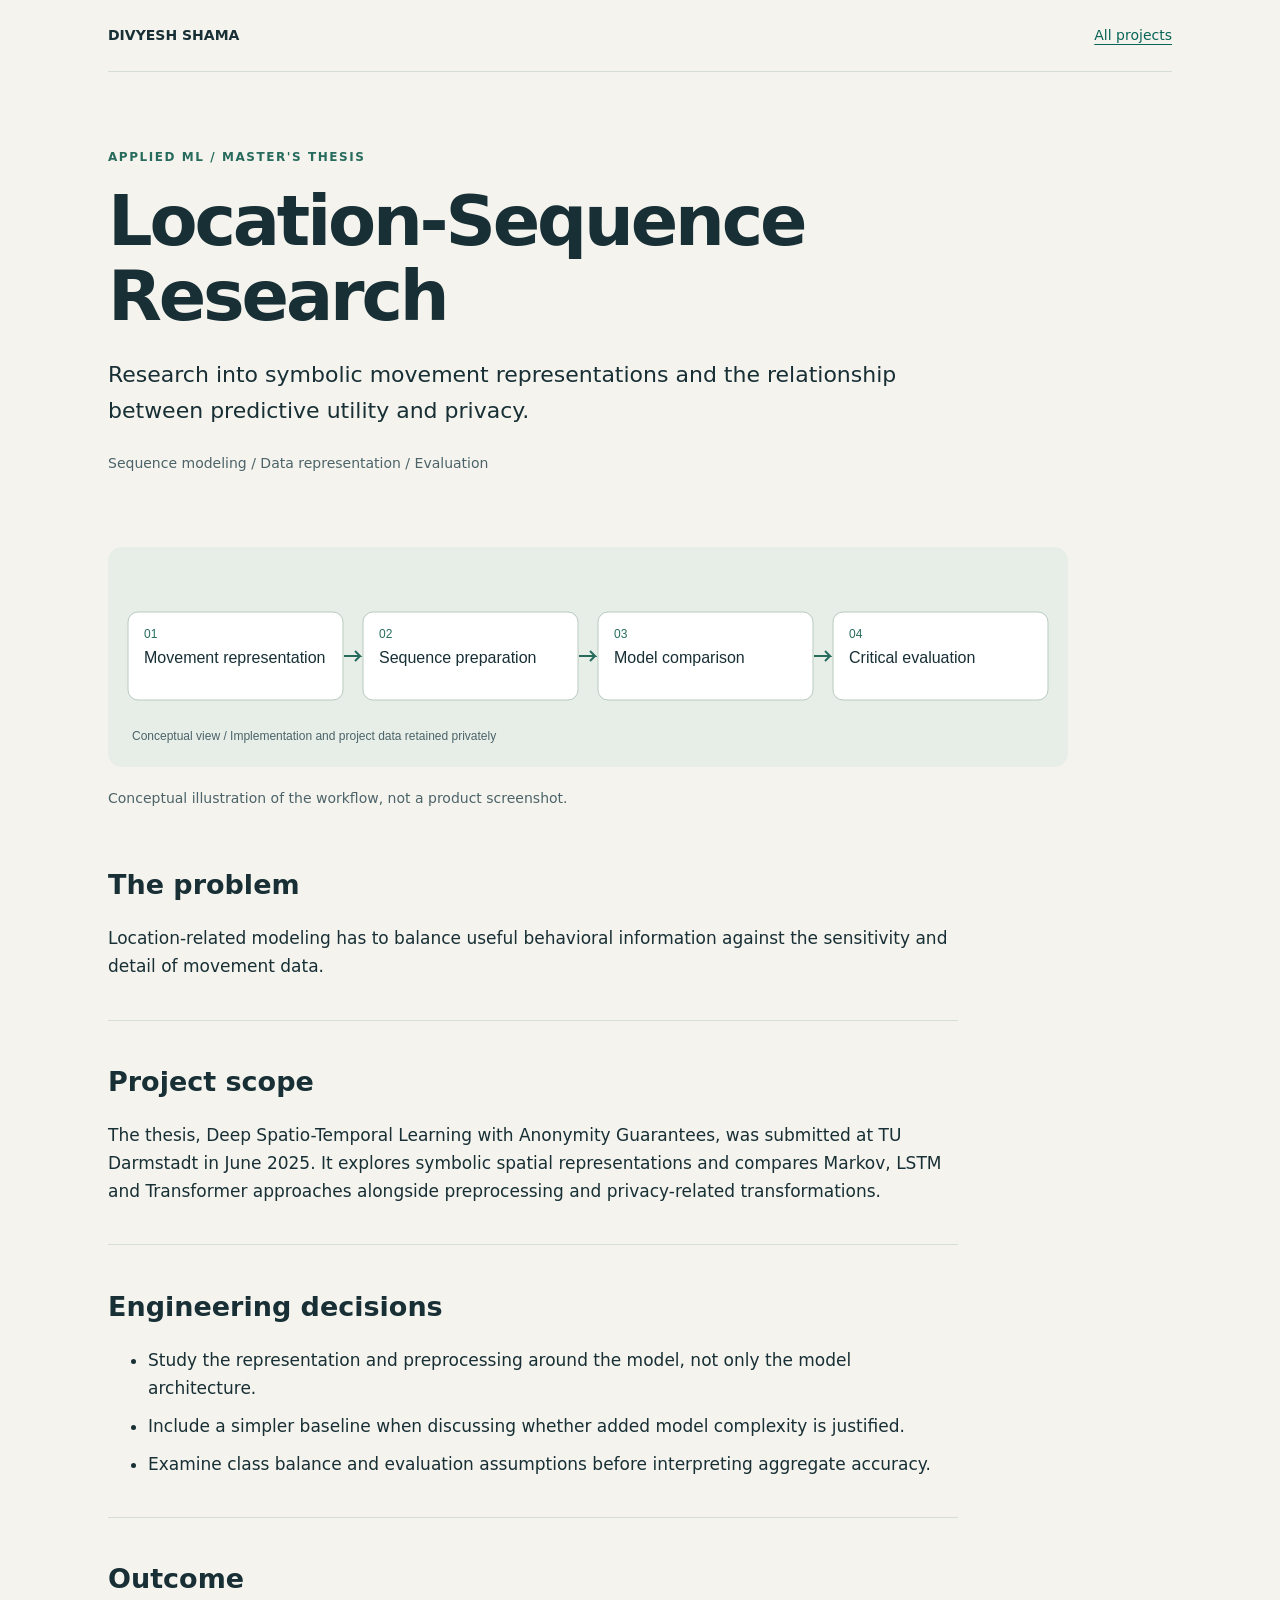
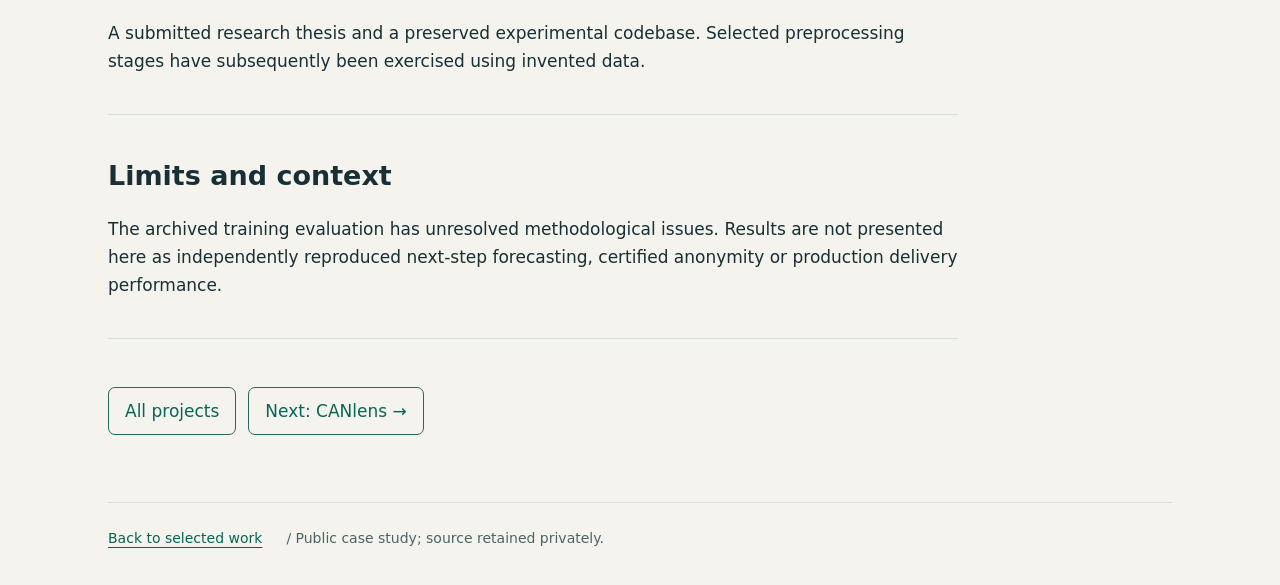
<file: projects/thesis.html>
<!doctype html><html lang="en"><head><meta charset="utf-8"><meta name="viewport" content="width=device-width, initial-scale=1"><title>Location-Sequence Research | Divyesh Shama</title><link rel="stylesheet" href="../assets/style.css"><meta name="description" content="Research into symbolic movement representations and the relationship between predictive utility and privacy."><link rel="canonical" href="https://divyeshdevasya.github.io/portfolio/projects/thesis.html"></head><body><a class="skip-link" href="#main">Skip to case study</a><div class="wrap"><nav aria-label="Main navigation"><strong>DIVYESH SHAMA</strong><a href="../index.html">All projects</a></nav><header><p class="eyebrow">Applied ML / Master&#x27;s thesis</p><h1>Location-Sequence Research</h1><p class="lead">Research into symbolic movement representations and the relationship between predictive utility and privacy.</p><p class="stack">Sequence modeling / Data representation / Evaluation</p></header><main id="main"><img class="hero-diagram" src="../assets/thesis.svg" alt="Conceptual workflow for Location-Sequence Research"><p class="diagram-caption">Conceptual illustration of the workflow, not a product screenshot.</p><div class="sections"><section><h2>The problem</h2><p>Location-related modeling has to balance useful behavioral information against the sensitivity and detail of movement data.</p></section><section><h2>Project scope</h2><p>The thesis, Deep Spatio-Temporal Learning with Anonymity Guarantees, was submitted at TU Darmstadt in June 2025. It explores symbolic spatial representations and compares Markov, LSTM and Transformer approaches alongside preprocessing and privacy-related transformations.</p></section><section><h2>Engineering decisions</h2><ul><li>Study the representation and preprocessing around the model, not only the model architecture.</li><li>Include a simpler baseline when discussing whether added model complexity is justified.</li><li>Examine class balance and evaluation assumptions before interpreting aggregate accuracy.</li></ul></section><section><h2>Outcome</h2><p>A submitted research thesis and a preserved experimental codebase. Selected preprocessing stages have subsequently been exercised using invented data.</p></section><section><h2>Limits and context</h2><p>The archived training evaluation has unresolved methodological issues. Results are not presented here as independently reproduced next-step forecasting, certified anonymity or production delivery performance.</p></section></div><div class="case-nav"><a class="button" href="../index.html">All projects</a><a class="button" href="canlens.html">Next: CANlens &rarr;</a></div></main><footer><a href="../index.html">Back to selected work</a> / Public case study; source retained privately.</footer></div></body></html>
</file>
<file: assets/style.css>
*{box-sizing:border-box}body{margin:0;background:#f5f3ed;color:#172f35;font:17px/1.65 system-ui,sans-serif}a{color:#086457;text-underline-offset:4px}a:focus-visible{outline:3px solid #b45e22;outline-offset:4px}.wrap{max-width:1120px;margin:auto;padding:0 28px}nav{display:flex;justify-content:space-between;gap:20px;padding:24px 0;border-bottom:1px solid #d4ddd8;font-size:14px}header{padding:64px 0 38px}.eyebrow{text-transform:uppercase;letter-spacing:.13em;font-weight:700;font-size:12px;color:#276b5d}h1{font-size:clamp(38px,6vw,70px);line-height:1.08;letter-spacing:-.045em;max-width:930px;margin:16px 0 22px}h2{font-size:27px;line-height:1.25}h3{font-size:23px;line-height:1.3}.lead{font-size:22px;max-width:850px}.grid{display:grid;grid-template-columns:repeat(2,minmax(0,1fr));gap:22px}.card{background:white;padding:28px;border:1px solid #d5ded8;border-radius:14px}.card img{width:100%;height:auto}.stack,.note{font-size:14px;color:#4b6369}.sections{max-width:850px}.sections section{padding:22px 0;border-bottom:1px solid #d5ded8}.hero-diagram{width:100%;max-width:960px;display:block;margin:20px 0}footer{margin-top:55px;border-top:1px solid #d5ded8;padding:24px 0 35px;font-size:14px;color:#4b6369}.button{display:inline-block;border:1px solid #296759;border-radius:7px;padding:9px 16px;text-decoration:none;margin:12px 0}li{margin:10px 0}@media(max-width:700px){.grid{grid-template-columns:1fr}header{padding-top:38px}nav{flex-wrap:wrap}.lead{font-size:19px}}@media print{nav{display:none}body{background:white}.card,section{break-inside:avoid}h1{font-size:34px}}
/* Project hierarchy and accessible navigation. */
html{scroll-behavior:smooth;scroll-padding-top:24px}
.skip-link{position:absolute;top:-80px;left:20px;background:#fff;padding:12px 20px;z-index:10}.skip-link:focus{top:12px}
.wordmark{text-decoration:none;color:inherit;font-weight:800;letter-spacing:.08em}
.home-hero{padding:72px 0 40px;border-bottom:0}.home-hero h1{max-width:980px}.home-hero .lead{max-width:780px}
.hero-actions{display:flex;flex-wrap:wrap;gap:12px}.primary{background:#172f35;color:#fff;border-color:#172f35}.button:hover{background:#e4eee8;color:#172f35}.primary:hover{background:#285158;color:#fff}
.section-nav{justify-content:flex-start;flex-wrap:wrap;gap:12px 26px;padding:20px 0;border-top:1px solid #d4ddd8}.section-nav a{font-weight:650;text-decoration:none}
.project-group{padding-top:48px}.section-heading{margin-bottom:22px}.section-heading h2{font-size:clamp(28px,4vw,38px);letter-spacing:-.03em;margin:5px 0 10px}.section-heading p{margin:6px 0;max-width:740px}
.featured-grid{grid-template-columns:repeat(3,minmax(0,1fr))}.card{display:flex;flex-direction:column;padding:24px;box-shadow:0 6px 20px #172f3505}.card h3{margin:8px 0 12px;font-size:25px}.card p{margin:10px 0}.card img{aspect-ratio:48/11;object-fit:contain;margin:18px 0}.card .button{align-self:flex-start;margin-top:auto}.card .stack{padding-bottom:16px}.featured-grid .card{border-top:3px solid #276b5d}
.presentation-note{margin-top:54px;padding:24px 28px;background:#e9eee8;border-radius:12px;max-width:900px}.presentation-note h2{font-size:22px;margin-top:0}.presentation-note p{margin-bottom:0}
footer{display:flex;gap:14px 24px;flex-wrap:wrap;align-items:center}footer span{margin-right:auto}.diagram-caption{font-size:14px;color:#4b6369}.case-nav{margin-top:36px;display:flex;gap:12px;flex-wrap:wrap}
@media(max-width:950px){.featured-grid{grid-template-columns:1fr}.featured-grid .card{display:grid;grid-template-columns:1fr 1fr;column-gap:24px}.featured-grid .card>*{grid-column:1}.featured-grid .card img{grid-column:2;grid-row:1/6;align-self:center}.featured-grid .card .button{justify-self:start}}
@media(max-width:600px){.wrap{padding:0 20px}.home-hero{padding-top:42px}.featured-grid .card{display:flex}.section-nav{font-size:13px;gap:12px 20px}.card{padding:22px}.project-group{padding-top:36px}}
@media(prefers-reduced-motion:reduce){html{scroll-behavior:auto}}
@media print{.skip-link,.hero-actions,.section-nav,.case-nav{display:none}.featured-grid{display:block}.card{margin-bottom:16px;box-shadow:none}.home-hero{padding:20px 0}}
</file>
